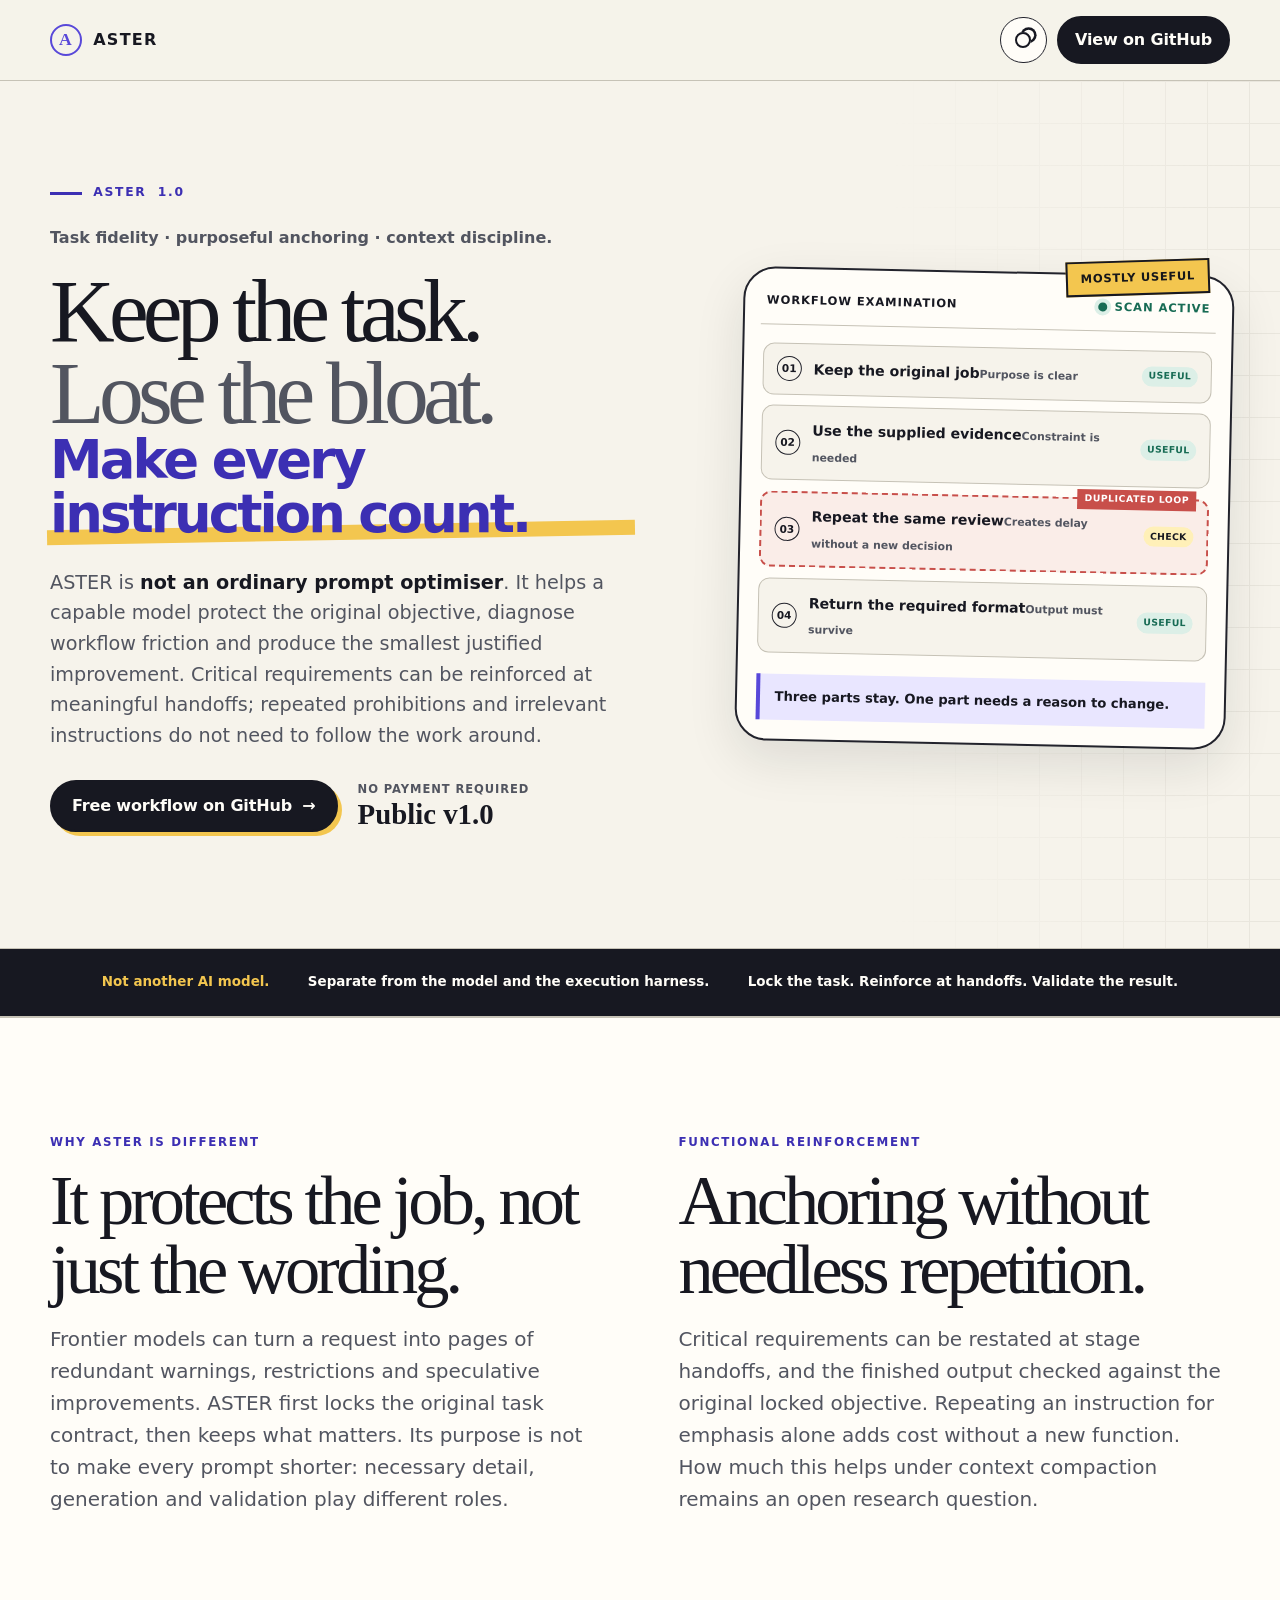
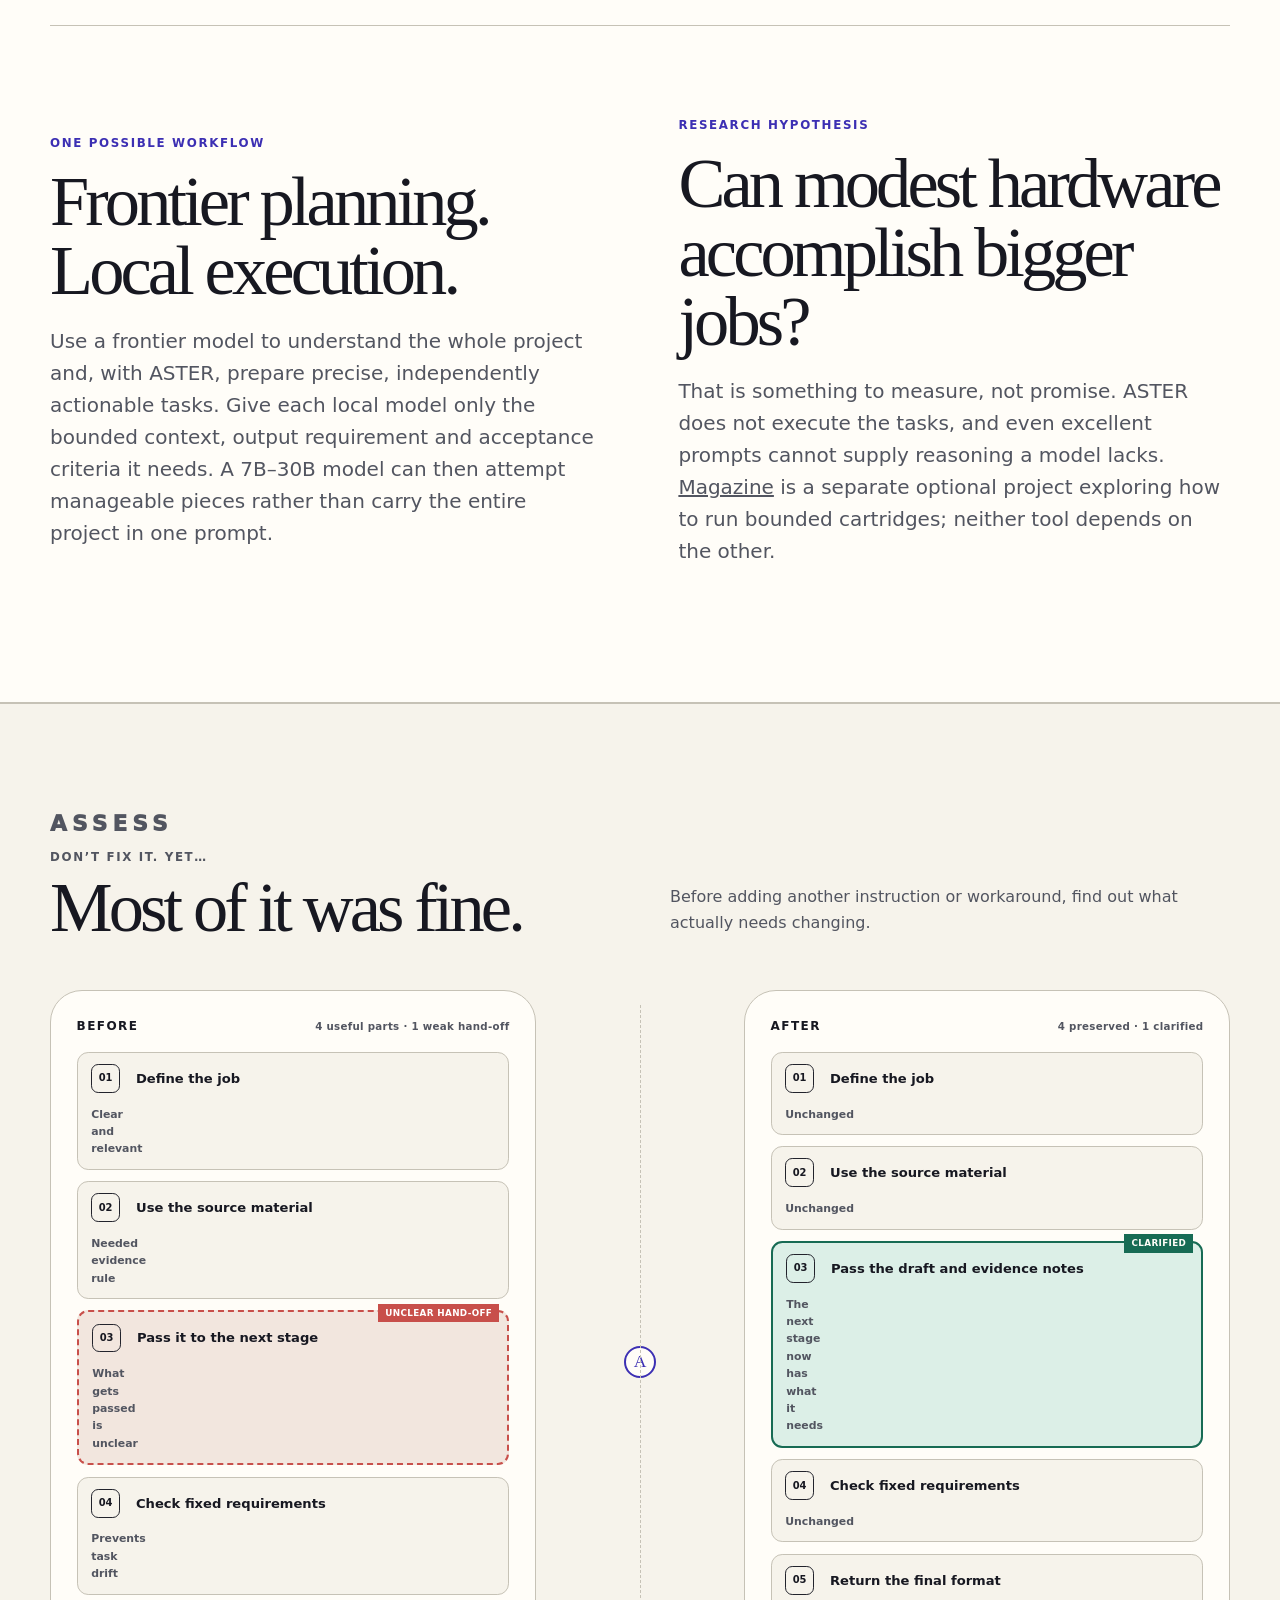
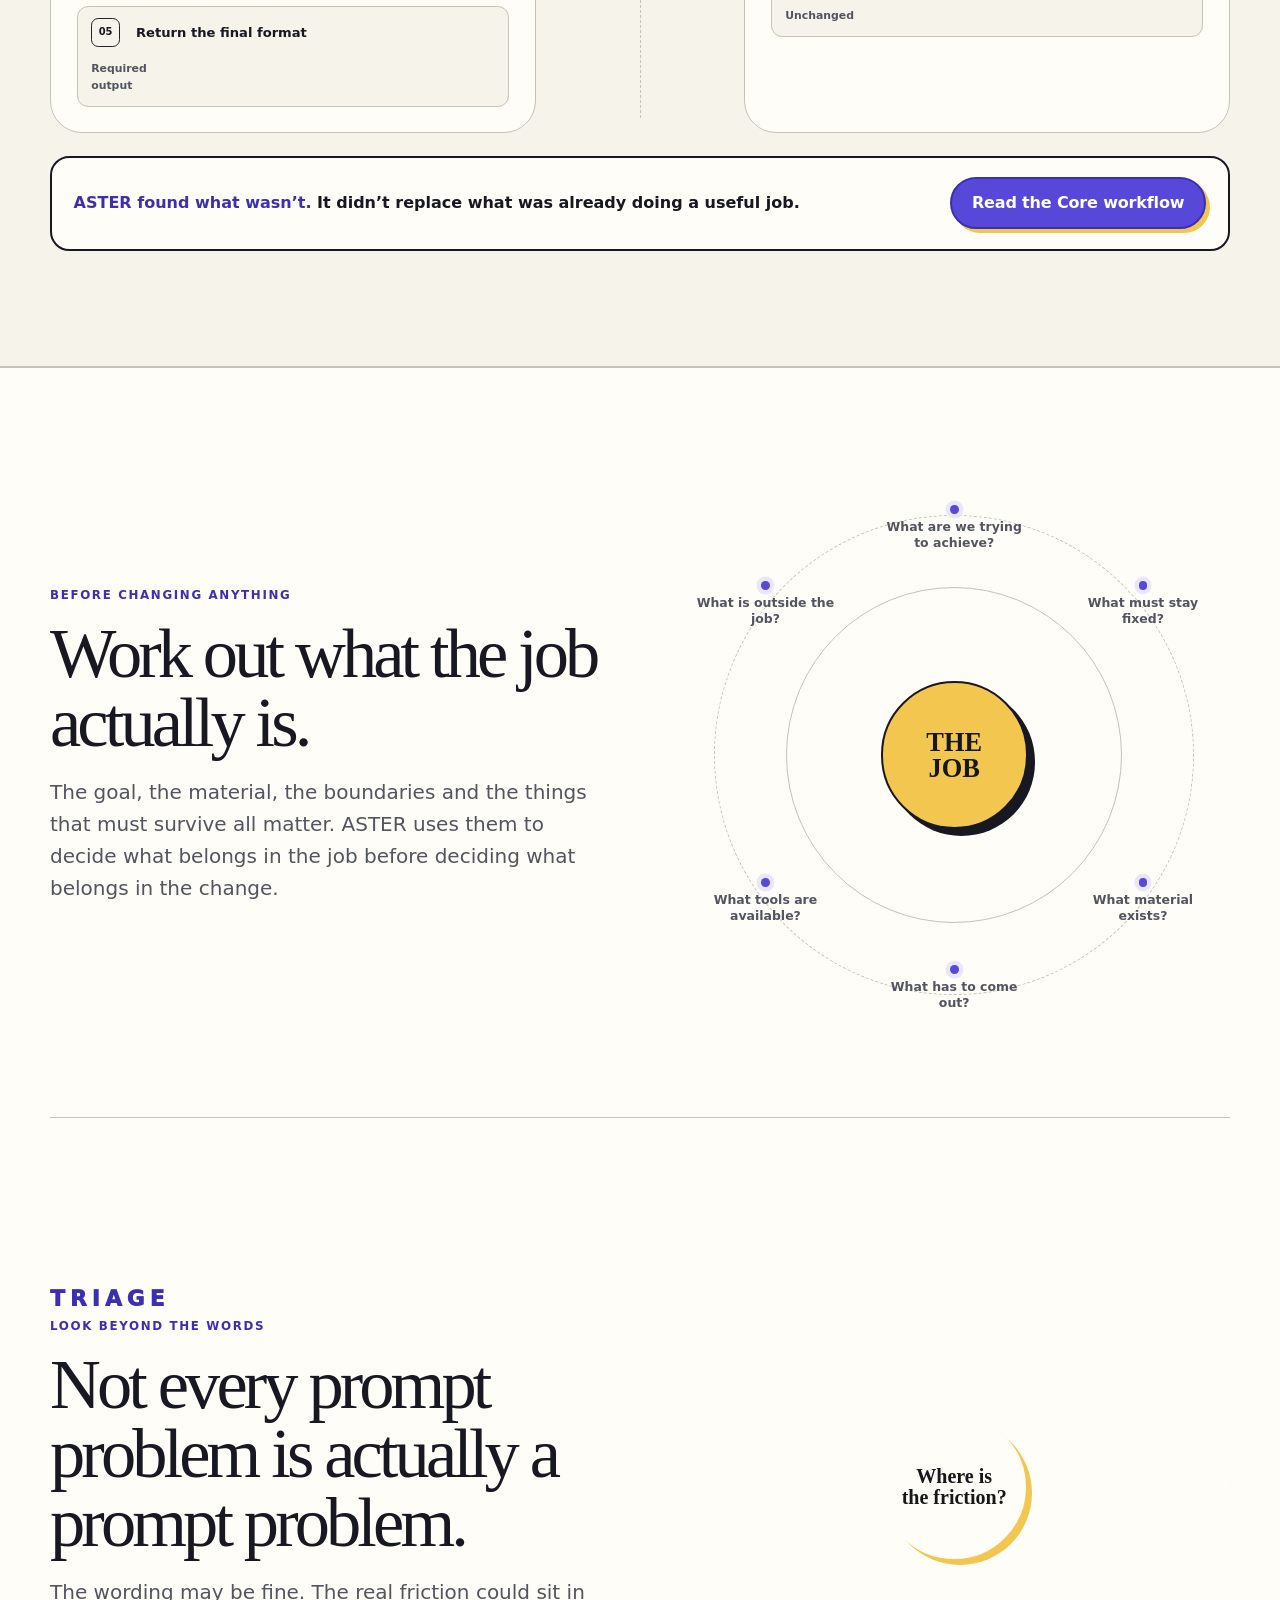
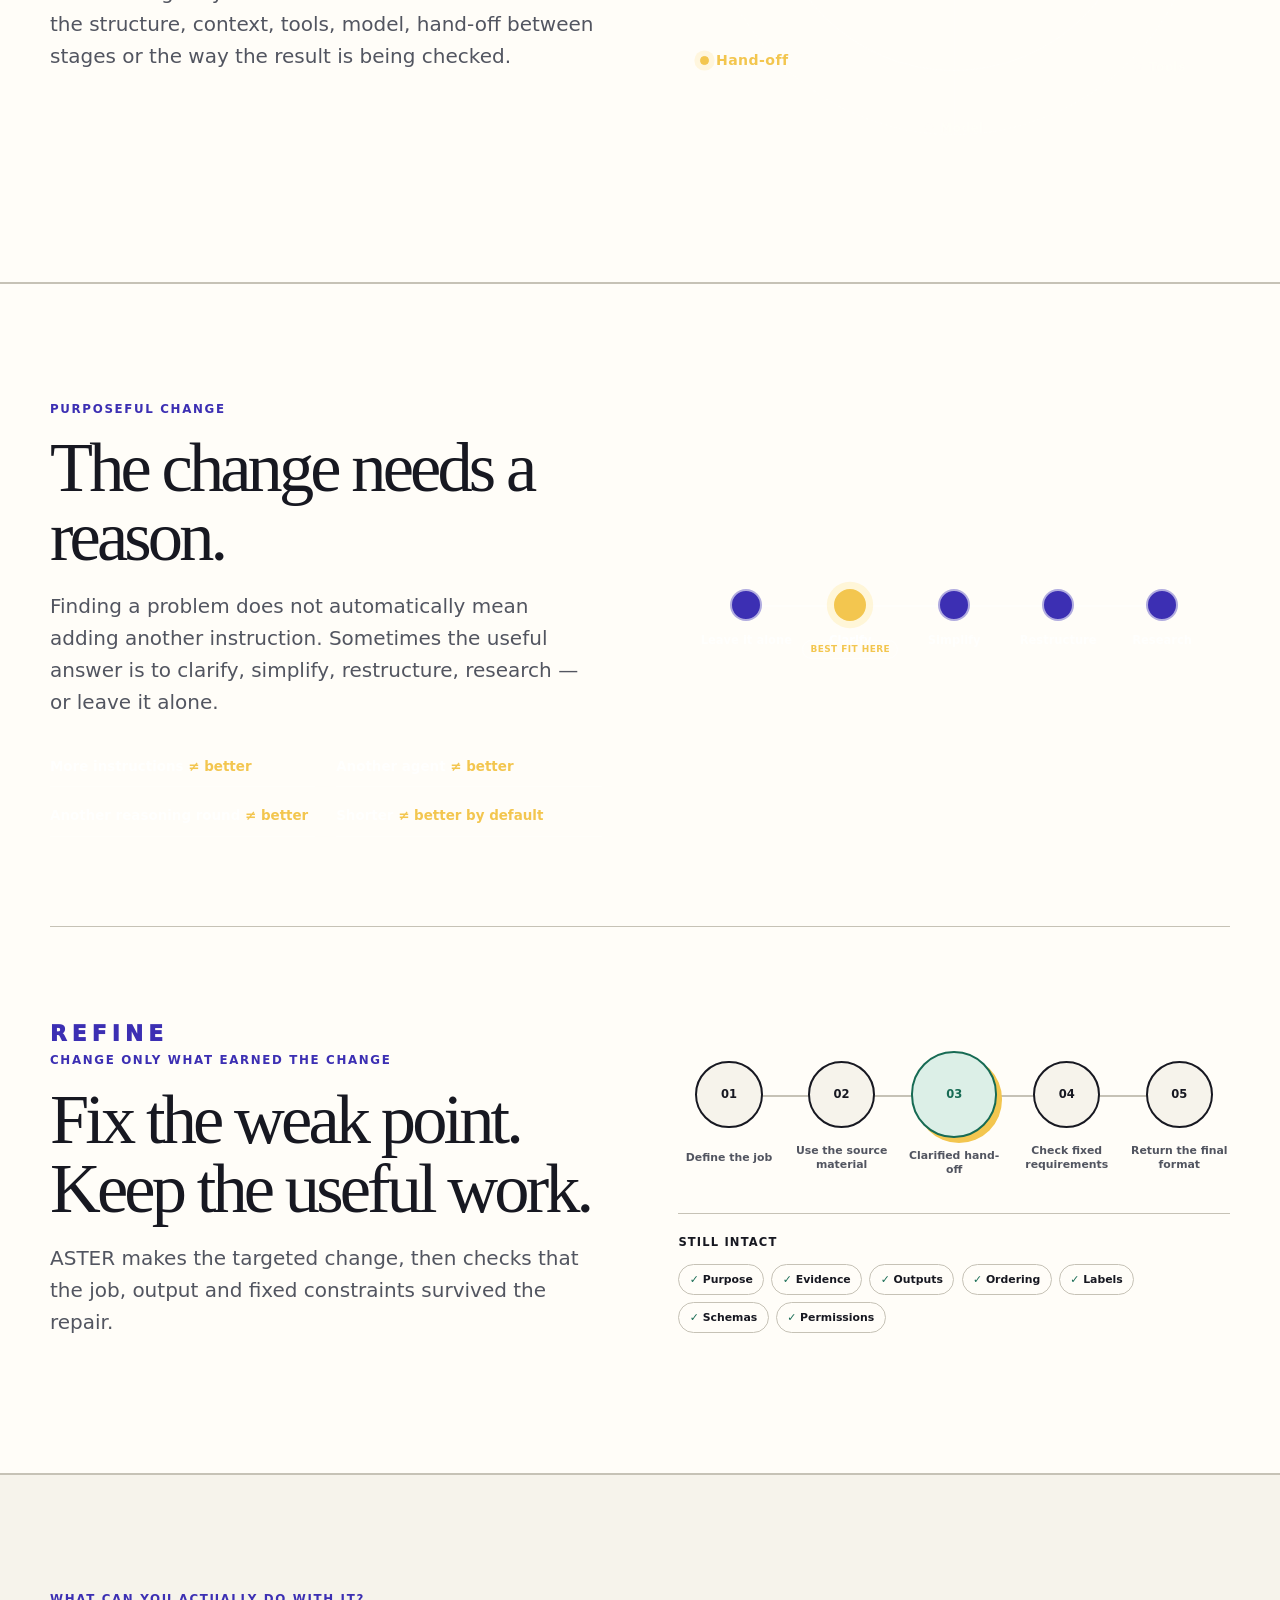
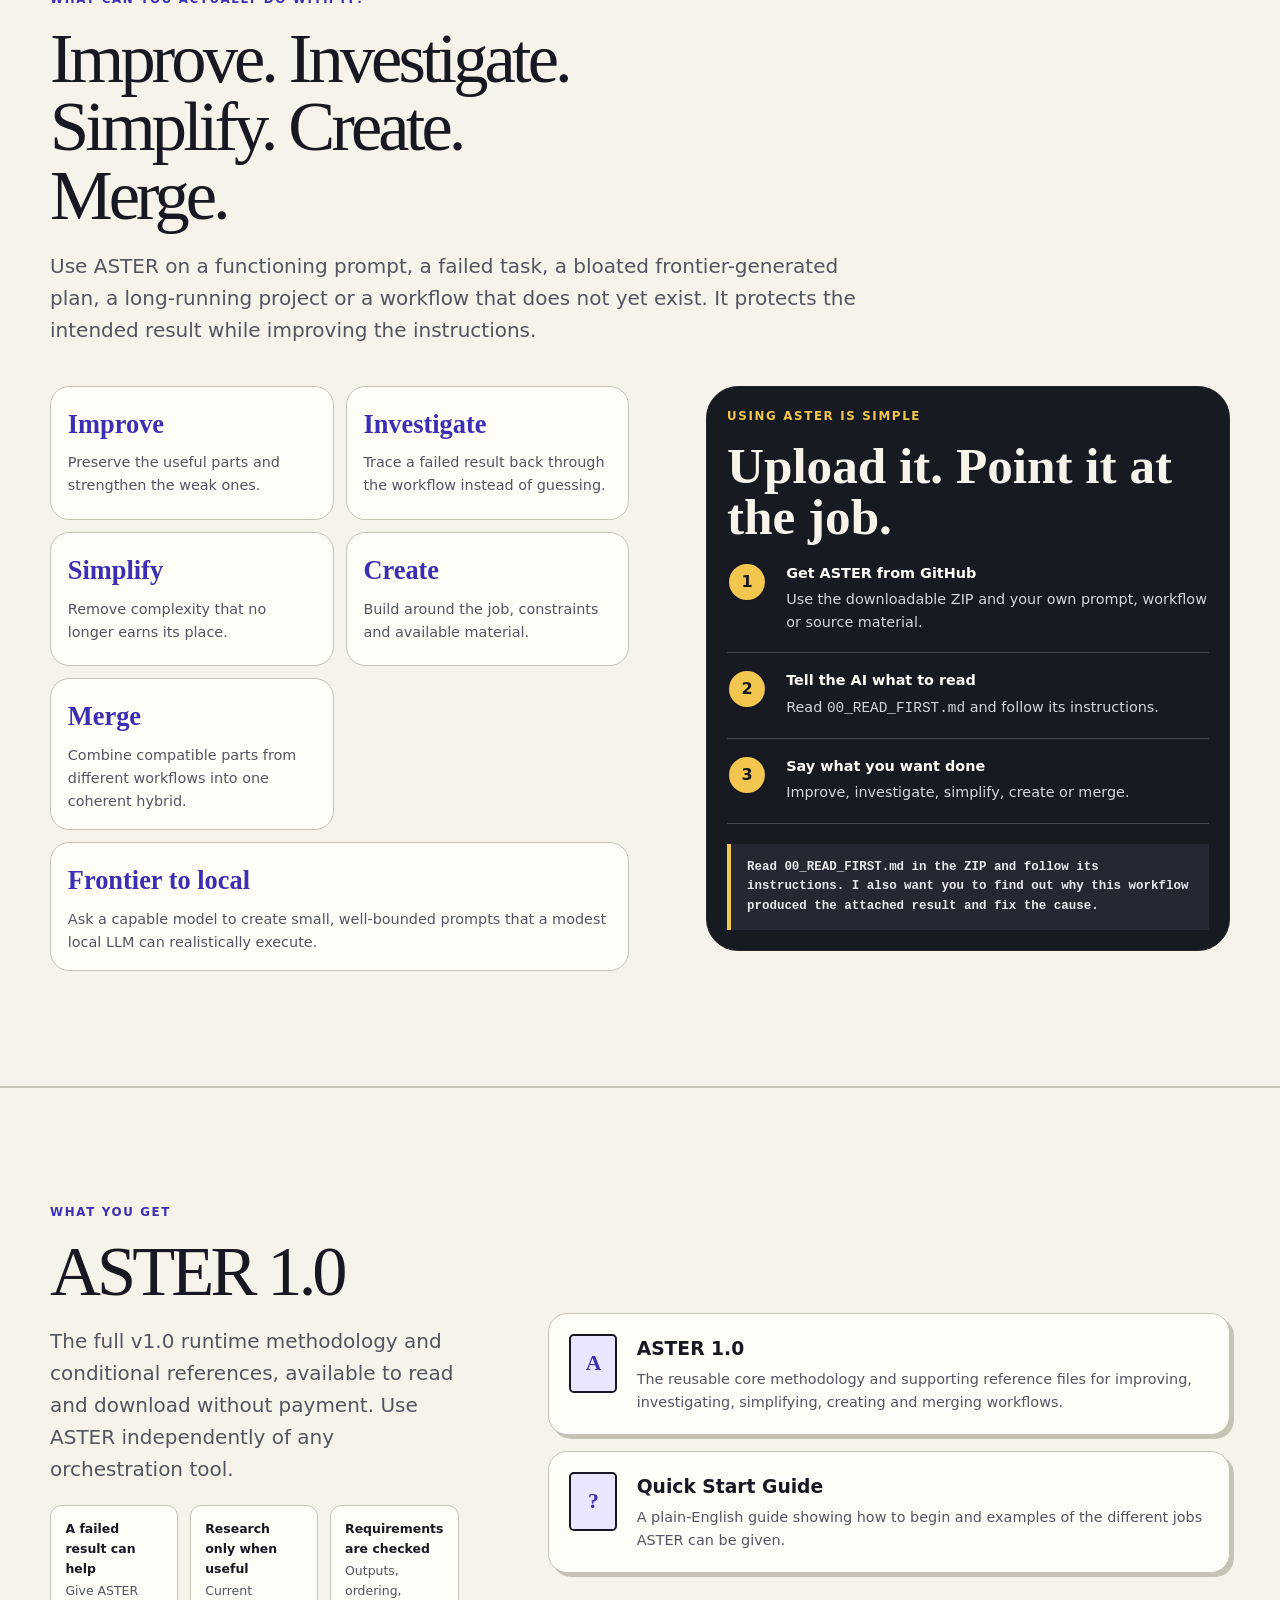
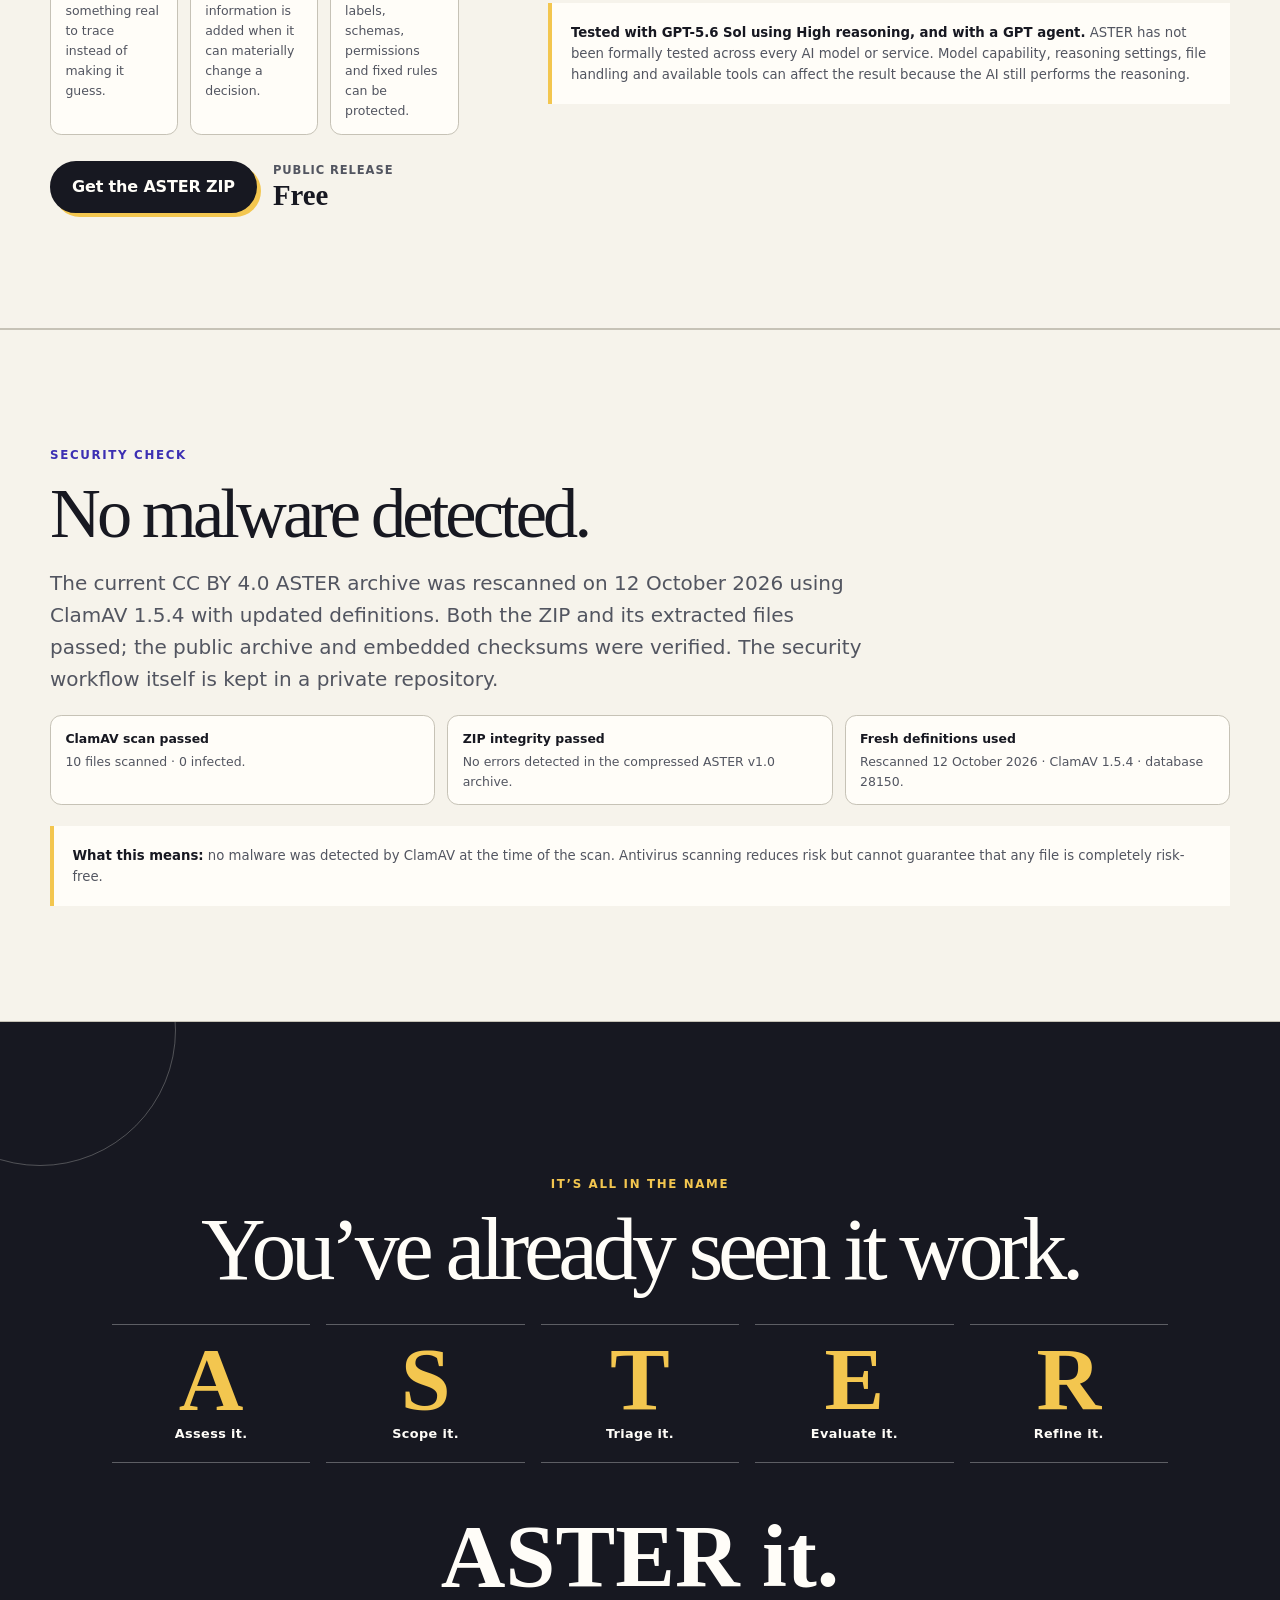
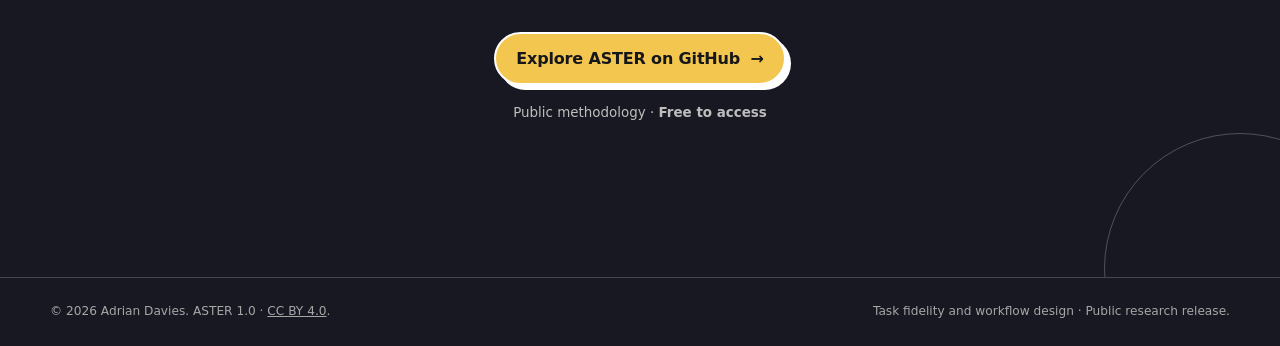
<file: index.html>
<!doctype html><html lang="en"><head><meta charset="utf-8"><meta name="viewport" content="width=device-width,initial-scale=1"><meta name="color-scheme" content="light dark"><meta name="description" content="ASTER is a free-to-access task-fidelity methodology for precise AI prompts, controlled context, purposeful reinforcement and frontier-to-local model handoffs."><title>ASTER — Task fidelity, anchoring and context discipline</title><script>document.documentElement.classList.add('js');try{const savedTheme=localStorage.getItem('aster-theme');if(savedTheme==='light'||savedTheme==='dark'){document.documentElement.dataset.theme=savedTheme}}catch(error){}</script><link rel="stylesheet" href="assets/site-a.css"><link rel="stylesheet" href="assets/site-b.css"><link rel="stylesheet" href="assets/site-c.css"></head><body id="top"><a class="skip-link" href="#main">Skip to main content</a><header class="site-header"><nav class="nav shell" aria-label="Primary navigation"><a class="brand" href="#top" aria-label="ASTER home"><span class="brand-mark" aria-hidden="true">A</span><span>ASTER</span></a><div class="nav-actions"><button class="theme-toggle" type="button" aria-label="Use dark mode" aria-pressed="false"><span class="theme-glyph" aria-hidden="true"></span></button><a class="button small" href="https://github.com/Nundrian/aster">View on GitHub</a></div></nav></header><main id="main"><section class="hero" aria-labelledby="hero-title"><div class="shell hero-grid"><div><p class="eyebrow"><span>ASTER</span> 1.0</p><p class="product-line">Task fidelity · purposeful anchoring · context discipline.</p><h1 id="hero-title"><span>Keep the task.</span><span class="some">Lose the bloat.</span><span class="answer">Make every instruction count.</span></h1><p class="hero-copy">ASTER is <strong>not an ordinary prompt optimiser</strong>. It helps a capable model protect the original objective, diagnose workflow friction and produce the smallest justified improvement. Critical requirements can be reinforced at meaningful handoffs; repeated prohibitions and irrelevant instructions do not need to follow the work around.</p><div class="purchase-row"><a class="button" href="https://github.com/Nundrian/aster">Free workflow on GitHub <span aria-hidden="true">→</span></a><span class="price-lockup"><small>No payment required</small><strong>Public v1.0</strong></span></div></div><div class="diagnostic-card" aria-label="Illustration showing ASTER examining a mostly useful workflow and finding one duplicated loop"><div class="diagnostic-top"><span>Workflow examination</span><span class="pulse">Scan active</span></div><div class="workflow-stack"><div class="flow-block"><span class="flow-number">01</span><span><strong>Keep the original job</strong><small>Purpose is clear</small></span><span class="status-ok">Useful</span></div><div class="flow-block"><span class="flow-number">02</span><span><strong>Use the supplied evidence</strong><small>Constraint is needed</small></span><span class="status-ok">Useful</span></div><div class="flow-block friction"><span class="flow-number">03</span><span><strong>Repeat the same review</strong><small>Creates delay without a new decision</small></span><span class="status-check">Check</span></div><div class="flow-block"><span class="flow-number">04</span><span><strong>Return the required format</strong><small>Output must survive</small></span><span class="status-ok">Useful</span></div></div><p class="diagnostic-note">Three parts stay. One part needs a reason to change.</p></div></div></section><div class="trust-strip" aria-label="Project summary"><div class="shell"><span><strong>Not another AI model.</strong></span><span>Separate from the model and the execution harness.</span><span>Lock the task. Reinforce at handoffs. Validate the result.</span></div></div><section class="journey-combo" aria-labelledby="model-handoff-title"><div class="shell">
<div class="journey-split"><div class="reveal"><p class="section-tag">Why ASTER is different</p><h2 class="section-heading" id="model-handoff-title">It protects the job, not just the wording.</h2><p class="section-lede">Frontier models can turn a request into pages of redundant warnings, restrictions and speculative improvements. ASTER first locks the original task contract, then keeps what matters. Its purpose is not to make every prompt shorter: necessary detail, generation and validation play different roles.</p></div><div class="reveal"><p class="section-tag">Functional reinforcement</p><h2 class="section-heading">Anchoring without needless repetition.</h2><p class="section-lede">Critical requirements can be restated at stage handoffs, and the finished output checked against the original locked objective. Repeating an instruction for emphasis alone adds cost without a new function. How much this helps under context compaction remains an open research question.</p></div></div>
<div class="journey-split"><div class="reveal"><p class="section-tag">One possible workflow</p><h2 class="section-heading">Frontier planning. Local execution.</h2><p class="section-lede">Use a frontier model to understand the whole project and, with ASTER, prepare precise, independently actionable tasks. Give each local model only the bounded context, output requirement and acceptance criteria it needs. A 7B–30B model can then attempt manageable pieces rather than carry the entire project in one prompt.</p></div><div class="reveal"><p class="section-tag">Research hypothesis</p><h2 class="section-heading">Can modest hardware accomplish bigger jobs?</h2><p class="section-lede">That is something to measure, not promise. ASTER does not execute the tasks, and even excellent prompts cannot supply reasoning a model lacks. <a href="https://github.com/Nundrian/Magazine">Magazine</a> is a separate optional project exploring how to run bounded cartridges; neither tool depends on the other.</p></div></div>
</div></section><section class="demo assess-stage" aria-labelledby="assess-title"><div class="shell"><div class="demo-head reveal"><div><p class="journey-word">ASSESS</p><p class="section-tag">Don’t fix it. Yet…</p><h2 class="section-heading" id="assess-title">Most of it was fine.</h2></div><p>Before adding another instruction or workaround, find out what actually needs changing.</p></div><div class="before-after reveal" aria-label="Before and after workflow demonstration"><article class="flow-panel"><h3>Before <span>4 useful parts · 1 weak hand-off</span></h3><ol class="demo-blocks"><li data-step="01">Define the job<small>Clear and relevant</small></li><li data-step="02">Use the source material<small>Needed evidence rule</small></li><li class="issue" data-step="03">Pass it to the next stage<small>What gets passed is unclear</small></li><li data-step="04">Check fixed requirements<small>Prevents task drift</small></li><li data-step="05">Return the final format<small>Required output</small></li></ol></article><div class="assess-rail" aria-hidden="true"><span class="brand-mark">A</span></div><article class="flow-panel"><h3>After <span>4 preserved · 1 clarified</span></h3><ol class="demo-blocks"><li data-step="01">Define the job<small>Unchanged</small></li><li data-step="02">Use the source material<small>Unchanged</small></li><li class="refined" data-step="03">Pass the draft and evidence notes<small>The next stage now has what it needs</small></li><li data-step="04">Check fixed requirements<small>Unchanged</small></li><li data-step="05">Return the final format<small>Unchanged</small></li></ol></article></div><div class="demo-caption reveal"><p><strong>ASTER found what wasn’t.</strong> It didn’t replace what was already doing a useful job.</p><a class="button secondary" href="https://github.com/Nundrian/aster/blob/main/runtime/ASTER_CORE_WORKFLOW.md">Read the Core workflow</a></div></div></section><section class="journey-combo" aria-label="Finding where the problem belongs"><div class="shell"><div class="journey-split"><div class="reveal"><p class="section-tag">Before changing anything</p><h2 class="section-heading">Work out what the job actually is.</h2><p class="section-lede">The goal, the material, the boundaries and the things that must survive all matter. ASTER uses them to decide what belongs in the job before deciding what belongs in the change.</p></div><div class="scope-orbit reveal" aria-label="Infographic showing the job defined by its goal, evidence, fixed requirements, output, tools and boundaries"><div class="scope-core">THE<br>JOB</div><span class="scope-label goal">What are we trying to achieve?</span><span class="scope-label keep">What must stay fixed?</span><span class="scope-label evidence">What material exists?</span><span class="scope-label output">What has to come out?</span><span class="scope-label tools">What tools are available?</span><span class="scope-label boundaries">What is outside the job?</span></div></div><div class="journey-split"><div class="reveal"><p class="journey-word">TRIAGE</p><p class="section-tag">Look beyond the words</p><h2 class="section-heading">Not every prompt problem is actually a prompt problem.</h2><p class="section-lede">The wording may be fine. The real friction could sit in the structure, context, tools, model, hand-off between stages or the way the result is being checked.</p></div><div class="triage-radar reveal" aria-label="Diagnostic infographic showing several possible sources of workflow friction with hand-off highlighted"><span class="cross-x" aria-hidden="true"></span><span class="cross-y" aria-hidden="true"></span><div class="triage-core">Where is<br>the friction?</div><span class="triage-node n1">Wording</span><span class="triage-node n2">Structure</span><span class="triage-node n3">Context</span><span class="triage-node n4">Tools</span><span class="triage-node n5">Model</span><span class="triage-node n6 active">Hand-off</span><span class="triage-node n7">Checking</span><span class="triage-node n8">Instructions</span></div></div></div></section><section class="journey-combo" aria-label="Choosing and making the useful change"><div class="shell"><div class="journey-split"><div class="reveal"><p class="section-tag">Purposeful change</p><h2 class="section-heading">The change needs a reason.</h2><p class="section-lede">Finding a problem does not automatically mean adding another instruction. Sometimes the useful answer is to clarify, simplify, restructure, research — or leave it alone.</p><ul class="not-better" aria-label="Things that are not automatically better"><li>More instructions <strong>≠ better</strong></li><li>Another agent <strong>≠ better</strong></li><li>Another reasoning round <strong>≠ better</strong></li><li>Shorter <strong>≠ better by default</strong></li></ul></div><div class="decision-rail reveal" aria-label="Infographic comparing possible interventions and selecting clarification for this example"><div class="decision-line"><span class="decision-option">Leave it alone</span><span class="decision-option chosen">Clarify</span><span class="decision-option">Simplify</span><span class="decision-option">Restructure</span><span class="decision-option">Research</span></div></div></div><div class="journey-split"><div class="reveal"><p class="journey-word">REFINE</p><p class="section-tag">Change only what earned the change</p><h2 class="section-heading">Fix the weak point. Keep the useful work.</h2><p class="section-lede">ASTER makes the targeted change, then checks that the job, output and fixed constraints survived the repair.</p></div><div class="refine-track reveal" aria-label="Infographic showing one targeted refinement while the surrounding workflow remains intact"><div class="refine-nodes"><div class="refine-node"><span class="refine-dot">01</span><span>Define the job</span></div><div class="refine-node"><span class="refine-dot">02</span><span>Use the source material</span></div><div class="refine-node changed"><span class="refine-dot">03</span><span>Clarified hand-off</span></div><div class="refine-node"><span class="refine-dot">04</span><span>Check fixed requirements</span></div><div class="refine-node"><span class="refine-dot">05</span><span>Return the final format</span></div></div><div class="refine-retained"><strong>Still intact</strong><div class="retained"><span>Purpose</span><span>Evidence</span><span>Outputs</span><span>Ordering</span><span>Labels</span><span>Schemas</span><span>Permissions</span></div></div></div></div></div></section><section class="compact-practical" aria-labelledby="practical-title"><div class="shell"><div class="reveal"><p class="section-tag">What can you actually do with it?</p><h2 class="section-heading" id="practical-title">Improve. Investigate. Simplify. Create. Merge.</h2><p class="section-lede">Use ASTER on a functioning prompt, a failed task, a bloated frontier-generated plan, a long-running project or a workflow that does not yet exist. It protects the intended result while improving the instructions.</p></div><div class="practical-grid"><div class="compact-use-grid reveal"><article class="compact-use"><h3>Improve</h3><p>Preserve the useful parts and strengthen the weak ones.</p></article><article class="compact-use"><h3>Investigate</h3><p>Trace a failed result back through the workflow instead of guessing.</p></article><article class="compact-use"><h3>Simplify</h3><p>Remove complexity that no longer earns its place.</p></article><article class="compact-use"><h3>Create</h3><p>Build around the job, constraints and available material.</p></article><article class="compact-use"><h3>Merge</h3><p>Combine compatible parts from different workflows into one coherent hybrid.</p></article><article class="compact-use"><h3>Frontier to local</h3><p>Ask a capable model to create small, well-bounded prompts that a modest local LLM can realistically execute.</p></article></div><aside class="quick-start reveal" aria-label="How to use ASTER"><p class="section-tag">Using ASTER is simple</p><h3>Upload it. Point it at the job.</h3><ol class="steps"><li><span><strong>Get ASTER from GitHub</strong><span>Use the downloadable ZIP and your own prompt, workflow or source material.</span></span></li><li><span><strong>Tell the AI what to read</strong><span>Read <code>00_READ_FIRST.md</code> and follow its instructions.</span></span></li><li><span><strong>Say what you want done</strong><span>Improve, investigate, simplify, create or merge.</span></span></li></ol><div class="prompt-mini">Read 00_READ_FIRST.md in the ZIP and follow its instructions. I also want you to find out why this workflow produced the attached result and fix the cause.</div></aside></div></div></section><section class="product" aria-labelledby="product-title"><div class="shell product-grid"><div class="reveal"><p class="section-tag">What you get</p><h2 class="section-heading" id="product-title"><span>ASTER</span> 1.0</h2><p class="section-lede">The full v1.0 runtime methodology and conditional references, available to read and download without payment. Use ASTER independently of any orchestration tool.</p><div class="proof-strip" aria-label="Useful ASTER behaviours"><div class="proof-pill"><strong>A failed result can help</strong>Give ASTER something real to trace instead of making it guess.</div><div class="proof-pill"><strong>Research only when useful</strong>Current information is added when it can materially change a decision.</div><div class="proof-pill"><strong>Requirements are checked</strong>Outputs, ordering, labels, schemas, permissions and fixed rules can be protected.</div></div><div class="product-buy"><a class="button" href="https://github.com/Nundrian/aster/blob/main/ASTER_v1.0_CURRENT.zip">Get the ASTER ZIP</a><span class="price-lockup"><small>Public release</small><strong>Free</strong></span></div></div><div class="package reveal"><article class="package-item"><span class="package-mark" aria-hidden="true">A</span><div><h3>ASTER 1.0</h3><p>The reusable core methodology and supporting reference files for improving, investigating, simplifying, creating and merging workflows.</p></div></article><article class="package-item"><span class="package-mark" aria-hidden="true">?</span><div><h3>Quick Start Guide</h3><p>A plain-English guide showing how to begin and examples of the different jobs ASTER can be given.</p></div></article><div class="compatibility"><strong>Tested with GPT-5.6 Sol using High reasoning, and with a GPT agent.</strong> ASTER has not been formally tested across every AI model or service. Model capability, reasoning settings, file handling and available tools can affect the result because the AI still performs the reasoning.</div></div></div></section><section class="compact-practical" aria-labelledby="security-title"><div class="shell"><div class="reveal"><p class="section-tag">Security check</p><h2 class="section-heading" id="security-title">No malware detected.</h2><p class="section-lede">The current CC BY 4.0 ASTER archive was rescanned on 12 October 2026 using ClamAV 1.5.4 with updated definitions. Both the ZIP and its extracted files passed; the public archive and embedded checksums were verified. The security workflow itself is kept in a private repository.</p></div><div class="proof-strip reveal" aria-label="ASTER security scan results"><div class="proof-pill"><strong>ClamAV scan passed</strong>10 files scanned · 0 infected.</div><div class="proof-pill"><strong>ZIP integrity passed</strong>No errors detected in the compressed ASTER v1.0 archive.</div><div class="proof-pill"><strong>Fresh definitions used</strong>Rescanned 12 October 2026 · ClamAV 1.5.4 · database 28150.</div></div><div class="compatibility reveal"><strong>What this means:</strong> no malware was detected by ClamAV at the time of the scan. Antivirus scanning reduces risk but cannot guarantee that any file is completely risk-free.</div></div></section><section class="finale" aria-labelledby="final-title"><div class="shell reveal"><p class="section-tag">It’s all in the name</p><h2 id="final-title">You’ve already seen it work.</h2><div class="acronym-reveal" aria-label="ASTER mnemonic revealed"><div class="reveal-word"><strong>A</strong><span>Assess it.</span></div><div class="reveal-word"><strong>S</strong><span>Scope it.</span></div><div class="reveal-word"><strong>T</strong><span>Triage it.</span></div><div class="reveal-word"><strong>E</strong><span>Evaluate it.</span></div><div class="reveal-word"><strong>R</strong><span>Refine it.</span></div></div><p class="finale-call">ASTER it.</p><a class="button" href="https://github.com/Nundrian/aster">Explore ASTER on GitHub <span aria-hidden="true">→</span></a><span class="final-price">Public methodology · <strong>Free to access</strong></span></div></section></main><footer><div class="shell"><span>© 2026 Adrian Davies. ASTER 1.0 · <a href="LICENSE.md">CC BY 4.0</a>.</span><span>Task fidelity and workflow design · Public research release.</span></div></footer><script>(()=>{const root=document.documentElement;const toggle=document.querySelector('.theme-toggle');const media=window.matchMedia('(prefers-color-scheme: dark)');const isDark=()=>root.dataset.theme==='dark'||(!root.dataset.theme&&media.matches);const updateToggle=()=>{const dark=isDark();toggle.setAttribute('aria-pressed',String(dark));toggle.setAttribute('aria-label',dark?'Use light mode':'Use dark mode')};toggle.addEventListener('click',()=>{const next=isDark()?'light':'dark';root.dataset.theme=next;try{localStorage.setItem('aster-theme',next)}catch(error){}updateToggle()});media.addEventListener?.('change',updateToggle);updateToggle();const reduced=window.matchMedia('(prefers-reduced-motion: reduce)').matches;const reveals=document.querySelectorAll('.reveal');if(reduced||!('IntersectionObserver'in window)){reveals.forEach(element=>element.classList.add('seen'))}else{const observer=new IntersectionObserver(entries=>{entries.forEach(entry=>{if(entry.isIntersecting){entry.target.classList.add('seen');observer.unobserve(entry.target)}})},{threshold:.12,rootMargin:'0px 0px -6% 0px'});reveals.forEach(element=>observer.observe(element))}})();</script></body></html>
</file>
<file: assets/site-a.css>
:root{color-scheme:light;--paper:#f5f2e9;--paper-2:#fffdf7;--ink:#16171a;--muted:#5c5d62;--line:#c9c4b7;--line-strong:#16171a;--violet:#5b4bf1;--violet-deep:#3726ca;--violet-soft:#e6e2ff;--signal:#ffcf4a;--signal-soft:#fff0b8;--coral:#ec625c;--good:#19755a;--good-soft:#d8eee5;--shadow:0 18px 50px rgba(22,23,26,.11);--radius-sm:.7rem;--radius:1.2rem;--radius-lg:2rem;--max:1180px;--serif:Georgia,"Times New Roman",serif;--sans:Inter,ui-sans-serif,system-ui,-apple-system,BlinkMacSystemFont,"Segoe UI",sans-serif}html[data-theme="dark"]{color-scheme:dark;--paper:#11131a;--paper-2:#181b24;--ink:#f4f1e8;--muted:#b3b3b8;--line:#3e414d;--line-strong:#f4f1e8;--violet:#9287ff;--violet-deep:#786cff;--violet-soft:#2b2757;--signal:#ffd765;--signal-soft:#40391f;--coral:#ff7c76;--good:#75d2ad;--good-soft:#173d32;--shadow:0 18px 60px rgba(0,0,0,.28)}@media (prefers-color-scheme:dark){html:not([data-theme="light"]){color-scheme:dark;--paper:#11131a;--paper-2:#181b24;--ink:#f4f1e8;--muted:#b3b3b8;--line:#3e414d;--line-strong:#f4f1e8;--violet:#9287ff;--violet-deep:#786cff;--violet-soft:#2b2757;--signal:#ffd765;--signal-soft:#40391f;--coral:#ff7c76;--good:#75d2ad;--good-soft:#173d32;--shadow:0 18px 60px rgba(0,0,0,.28)}}*,*::before,*::after{box-sizing:border-box}html{scroll-behavior:smooth;background:var(--paper)}body{margin:0;overflow-x:hidden;background:var(--paper);color:var(--ink);font-family:var(--sans);font-size:1rem;line-height:1.6;text-rendering:optimizeLegibility;-webkit-font-smoothing:antialiased}button,summary,a{-webkit-tap-highlight-color:transparent}button{font:inherit}a{color:inherit}img,svg{display:block;max-width:100%}p,h1,h2,h3,h4{margin-top:0}::selection{background:var(--signal);color:#16171a}:focus-visible{outline:3px solid var(--signal);outline-offset:4px}.skip-link{position:fixed;z-index:100;top:.75rem;left:.75rem;transform:translateY(-180%);padding:.65rem 1rem;border:2px solid var(--ink);border-radius:999px;background:var(--paper-2);font-weight:800;transition:transform .2s ease}.skip-link:focus{transform:translateY(0)}.shell{width:min(var(--max),calc(100% - 3rem));margin-inline:auto}.site-header{position:relative;z-index:20;border-bottom:1px solid var(--line);background:color-mix(in srgb,var(--paper) 92%,transparent)}.nav{min-height:5rem;display:flex;align-items:center;justify-content:space-between;gap:1rem}.brand{display:inline-flex;align-items:center;gap:.7rem;text-decoration:none;font-weight:900;letter-spacing:.08em}.brand-mark{width:2rem;aspect-ratio:1;display:grid;place-items:center;border:2px solid currentColor;border-radius:50%;color:var(--violet);font-family:var(--serif);font-size:1.1rem;line-height:1}.nav-actions{display:flex;align-items:center;gap:.65rem}.theme-toggle{min-width:2.8rem;min-height:2.8rem;display:inline-grid;place-items:center;border:1px solid var(--line-strong);border-radius:999px;background:var(--paper-2);color:var(--ink);cursor:pointer;transition:transform .2s ease,background-color .2s ease}.theme-toggle:hover{transform:rotate(8deg)}.theme-glyph{width:1rem;height:1rem;border:2px solid currentColor;border-radius:50%;box-shadow:.35rem -.3rem 0 -.16rem var(--paper-2),.35rem -.3rem 0 0 currentColor}.button{min-height:3.15rem;display:inline-flex;align-items:center;justify-content:center;gap:.65rem;padding:.72rem 1.25rem;border:2px solid var(--ink);border-radius:999px;background:var(--ink);color:var(--paper-2);font-weight:850;letter-spacing:-.01em;text-decoration:none;cursor:pointer;box-shadow:4px 4px 0 var(--signal);transition:transform .18s ease,box-shadow .18s ease,background-color .18s ease}.button:hover{transform:translate(-2px,-2px);box-shadow:7px 7px 0 var(--signal)}.button:active{transform:translate(2px,2px);box-shadow:2px 2px 0 var(--signal)}.button.small{min-height:2.75rem;padding:.55rem 1rem;box-shadow:none}.button.secondary{background:var(--violet);color:#fff;border-color:var(--violet-deep)}.hero{position:relative;isolation:isolate;padding:clamp(4rem,8vw,8.5rem) 0 clamp(4.8rem,9vw,8rem);border-bottom:1px solid var(--line)}.hero::before{content:"";position:absolute;z-index:-1;top:0;right:-10vw;width:42vw;height:100%;border-left:1px solid var(--line);background-image:linear-gradient(var(--line) 1px,transparent 1px),linear-gradient(90deg,var(--line) 1px,transparent 1px);background-size:42px 42px;opacity:.26;mask-image:linear-gradient(to left,black 30%,transparent 96%)}.hero-grid{display:grid;grid-template-columns:minmax(0,1.1fr) minmax(360px,.9fr);gap:clamp(2.5rem,7vw,7rem);align-items:center}.eyebrow{display:flex;align-items:center;gap:.7rem;margin-bottom:1.35rem;color:var(--violet-deep);font-size:.77rem;font-weight:900;letter-spacing:.14em;text-transform:uppercase}.eyebrow::before{content:"";width:2rem;height:3px;background:currentColor}html[data-theme="dark"] .eyebrow{color:var(--violet)}@media (prefers-color-scheme:dark){html:not([data-theme="light"]) .eyebrow{color:var(--violet)}}.product-line{margin-bottom:1.25rem;color:var(--muted);font-weight:750}.hero h1{max-width:13ch;margin-bottom:1.65rem;font-family:var(--serif);font-size:clamp(3.5rem,7vw,7.2rem);font-weight:500;line-height:.91;letter-spacing:-.065em}.hero h1 span{display:block}.hero h1 .some{color:var(--muted)}.hero h1 .answer{position:relative;width:fit-content;color:var(--violet-deep);font-family:var(--sans);font-size:.59em;font-weight:900;line-height:1.02;letter-spacing:-.055em}.hero h1 .answer::after{content:"";position:absolute;z-index:-1;left:-.05em;right:-.06em;bottom:.02em;height:.29em;background:var(--signal);transform:rotate(-1deg)}html[data-theme="dark"] .hero h1 .answer{color:var(--violet)}@media (prefers-color-scheme:dark){html:not([data-theme="light"]) .hero h1 .answer{color:var(--violet)}}.hero-copy{max-width:58ch;margin-bottom:1.75rem;font-size:clamp(1.05rem,1.5vw,1.25rem);color:var(--muted)}.hero-copy strong{color:var(--ink)}.purchase-row{display:flex;flex-wrap:wrap;align-items:center;gap:1rem 1.25rem}.price-lockup{display:grid;line-height:1.05}.price-lockup small{margin-bottom:.25rem;color:var(--muted);font-size:.72rem;font-weight:800;letter-spacing:.08em;text-transform:uppercase}.price-lockup strong{font-family:var(--serif);font-size:1.8rem;font-weight:600}.review-line{margin-top:1rem;color:var(--muted);font-size:.82rem}.review-line .dot{padding-inline:.35rem}.diagnostic-card{position:relative;padding:1rem;border:2px solid var(--line-strong);border-radius:var(--radius-lg);background:var(--paper-2);box-shadow:var(--shadow);transform:rotate(1.2deg)}.diagnostic-card::before{content:"Mostly useful";position:absolute;z-index:2;top:-1rem;right:1.4rem;padding:.4rem .8rem;border:2px solid var(--ink);background:var(--signal);color:#16171a;font-size:.72rem;font-weight:900;letter-spacing:.06em;text-transform:uppercase;transform:rotate(-3deg)}.diagnostic-top{display:flex;align-items:center;justify-content:space-between;gap:1rem;padding:.4rem .35rem .9rem;border-bottom:1px solid var(--line);font-size:.72rem;font-weight:850;letter-spacing:.08em;text-transform:uppercase}.pulse{display:inline-flex;align-items:center;gap:.45rem;color:var(--good)}.pulse::before{content:"";width:.55rem;height:.55rem;border-radius:50%;background:currentColor;box-shadow:0 0 0 .25rem var(--good-soft)}.workflow-stack{position:relative;display:grid;gap:.65rem;padding:1.1rem .2rem .35rem;overflow:hidden}.workflow-stack::after{content:"";position:absolute;z-index:3;top:-15%;left:-10%;width:120%;height:2px;background:var(--violet);box-shadow:0 0 0 1px var(--paper-2),0 0 16px 5px color-mix(in srgb,var(--violet) 35%,transparent);animation:scan 4.8s ease-in-out infinite}@keyframes scan{0%,9%{transform:translateY(0);opacity:0}16%{opacity:1}72%{opacity:1}84%,100%{transform:translateY(19rem);opacity:0}}.flow-block{position:relative;display:grid;grid-template-columns:auto 1fr auto;align-items:center;gap:.75rem;min-height:3.25rem;padding:.68rem .8rem;border:1px solid var(--line);border-radius:var(--radius-sm);background:var(--paper)}.flow-block strong{font-size:.88rem}.flow-block small{color:var(--muted);font-size:.68rem;font-weight:750}.flow-number{width:1.55rem;height:1.55rem;display:grid;place-items:center;border:1px solid var(--line-strong);border-radius:50%;font-size:.66rem;font-weight:900}.flow-block.friction{border:2px dashed var(--coral);background:color-mix(in srgb,var(--coral) 9%,var(--paper-2))}.flow-block.friction::before{content:"Duplicated loop";position:absolute;top:-.6rem;right:.65rem;padding:.15rem .45rem;background:var(--coral);color:#fff;font-size:.58rem;font-weight:900;letter-spacing:.06em;text-transform:uppercase}.status-ok,.status-check{padding:.18rem .4rem;border-radius:999px;font-size:.58rem;font-weight:900;letter-spacing:.04em;text-transform:uppercase}.status-ok{background:var(--good-soft);color:var(--good)}.status-check{background:var(--signal-soft);color:var(--ink)}.diagnostic-note{margin:.95rem .2rem .15rem;padding:.8rem .9rem;border-left:4px solid var(--violet);background:var(--violet-soft);font-size:.82rem;font-weight:750}.trust-strip{border-bottom:1px solid var(--line);background:var(--ink);color:var(--paper-2)}.trust-strip .shell{min-height:4.2rem;display:flex;align-items:center;justify-content:center;gap:.8rem 2.4rem;flex-wrap:wrap;padding-block:.8rem;text-align:center;font-size:.84rem;font-weight:800}.trust-strip strong{color:var(--signal)}section{padding:clamp(4.5rem,9vw,8.5rem) 0}.section-tag{margin-bottom:.9rem;color:var(--violet-deep);font-size:.74rem;font-weight:900;letter-spacing:.14em;text-transform:uppercase}html[data-theme="dark"] .section-tag{color:var(--violet)}@media (prefers-color-scheme:dark){html:not([data-theme="light"]) .section-tag{color:var(--violet)}}.section-heading{max-width:16ch;margin-bottom:1.2rem;font-family:var(--serif);font-size:clamp(2.6rem,5.5vw,5.5rem);font-weight:500;line-height:.98;letter-spacing:-.055em}.section-lede{max-width:64ch;color:var(--muted);font-size:clamp(1.05rem,1.6vw,1.25rem)}.problem{position:relative;background:var(--paper-2)}.problem-grid{display:grid;grid-template-columns:.8fr 1.2fr;gap:clamp(2rem,7vw,7rem);align-items:start}.problem-title{position:sticky;top:2rem}.problem-title h2{margin-bottom:1rem;font-family:var(--serif);font-size:clamp(3rem,5.5vw,6rem);font-weight:500;line-height:.93;letter-spacing:-.06em}.problem-title h2 .yet{display:inline-block;color:var(--violet-deep);font-family:var(--sans);font-size:.55em;font-weight:900;transform:rotate(-3deg)}html[data-theme="dark"] .problem-title h2 .yet{color:var(--violet)}@media (prefers-color-scheme:dark){html:not([data-theme="light"]) .problem-title h2 .yet{color:var(--violet)}}.growth-list{counter-reset:growth;display:grid;gap:.7rem;margin:0 0 2rem;padding:0;list-style:none}.growth-list li{counter-increment:growth;display:flex;align-items:baseline;gap:1rem;padding:1.1rem 1.2rem;border-bottom:1px solid var(--line);font-family:var(--serif);font-size:clamp(1.4rem,2.7vw,2.5rem);line-height:1.1}.growth-list li::before{content:"0" counter(growth);color:var(--violet);font-family:var(--sans);font-size:.7rem;font-weight:900;letter-spacing:.1em}.problem-landing{padding:1.4rem;border:2px solid var(--ink);border-radius:var(--radius);background:var(--signal);color:#16171a;font-weight:850}.problem-landing span{display:block;margin-top:.3rem;font-family:var(--serif);font-size:clamp(1.8rem,3vw,3rem);font-weight:600;line-height:1.05}.demo{border-block:1px solid var(--line)}.demo-head{display:flex;align-items:end;justify-content:space-between;gap:2rem;margin-bottom:3rem}.demo-head .section-heading{margin-bottom:0}.demo-head p{max-width:35rem;margin-bottom:.4rem;color:var(--muted)}.before-after{display:grid;grid-template-columns:minmax(0,1fr) 11rem minmax(0,1fr);gap:1rem;align-items:stretch}.flow-panel{padding:clamp(1rem,2.5vw,1.6rem);border:1px solid var(--line);border-radius:var(--radius-lg);background:var(--paper-2)}.flow-panel h3{display:flex;align-items:center;justify-content:space-between;margin-bottom:1rem;font-size:.75rem;letter-spacing:.12em;text-transform:uppercase}.flow-panel h3 span{color:var(--muted);font-size:.64rem;letter-spacing:.03em;text-transform:none}.demo-blocks{display:grid;gap:.7rem;margin:0;padding:0;list-style:none}.demo-blocks li{position:relative;min-height:4.35rem;display:grid;grid-template-columns:2rem 1fr;align-items:center;gap:.8rem;padding:.7rem .85rem;border:1px solid var(--line);border-radius:var(--radius-sm);background:var(--paper);font-size:.82rem;font-weight:800}.demo-blocks li::before{content:attr(data-step);width:1.8rem;height:1.8rem;display:grid;place-items:center;border:1px solid var(--line-strong);border-radius:.45rem;font-size:.62rem}.demo-blocks li small{display:block;color:var(--muted);font-size:.68rem;font-weight:600}.demo-blocks .issue{border:2px dashed var(--coral);background:color-mix(in srgb,var(--coral) 8%,var(--paper))}.demo-blocks .issue::after{content:"Unclear hand-off";position:absolute;right:.5rem;top:-.55rem;padding:.15rem .45rem;background:var(--coral);color:#fff;font-size:.55rem;font-weight:900;letter-spacing:.04em;text-transform:uppercase}.demo-blocks .refined{border:2px solid var(--good);background:var(--good-soft)}.demo-blocks .refined::after{content:"Clarified";position:absolute;right:.5rem;top:-.55rem;padding:.15rem .45rem;background:var(--good);color:var(--paper-2);font-size:.55rem;font-weight:900;letter-spacing:.04em;text-transform:uppercase}.aster-route{position:relative;display:flex;flex-direction:column;align-items:center;justify-content:center;gap:.45rem;padding:1rem .5rem}.aster-route::before{content:"";position:absolute;z-index:-1;top:8%;bottom:8%;left:50%;border-left:2px dashed var(--line)}.aster-route strong{width:4.2rem;aspect-ratio:1;display:grid;place-items:center;margin-bottom:.65rem;border:2px solid var(--ink);border-radius:50%;background:var(--violet);color:#fff;font-family:var(--serif);font-size:2rem;box-shadow:4px 4px 0 var(--signal)}.aster-route span{min-width:6.6rem;padding:.3rem .55rem;border:1px solid var(--line);border-radius:999px;background:var(--paper-2);text-align:center;font-size:.61rem;font-weight:900;letter-spacing:.05em;text-transform:uppercase}.demo-caption{display:flex;align-items:center;justify-content:space-between;gap:1rem;margin-top:2rem;padding:1.2rem 1.35rem;border:2px solid var(--ink);border-radius:var(--radius);background:var(--paper-2)}.demo-caption p{margin:0;font-weight:850}.demo-caption p strong{color:var(--violet-deep)}html[data-theme="dark"] .demo-caption p strong{color:var(--violet)}@media (prefers-color-scheme:dark){html:not([data-theme="light"]) .demo-caption p strong{color:var(--violet)}}.uses{background:var(--ink);color:var(--paper-2)}.uses .section-tag{color:var(--signal)}.uses .section-lede{color:color-mix(in srgb,var(--paper-2) 70%,transparent)}.use-list{counter-reset:use;margin:3.5rem 0 0;padding:0;list-style:none;border-top:1px solid color-mix(in srgb,var(--paper-2) 28%,transparent)}.use-list li{counter-increment:use;display:grid;grid-template-columns:5rem .65fr 1fr;gap:1.5rem;align-items:baseline;padding:1.65rem .2rem;border-bottom:1px solid color-mix(in srgb,var(--paper-2) 28%,transparent)}.use-list li::before{content:"0" counter(use);color:var(--signal);font-size:.7rem;font-weight:900;letter-spacing:.12em}.use-list h3{margin:0;font-family:var(--serif);font-size:clamp(2rem,4vw,4.2rem);font-weight:500;line-height:1}.use-list p{max-width:48ch;margin:0;color:color-mix(in srgb,var(--paper-2) 72%,transparent)}.diagnose{background:var(--paper-2)}.diagnose-grid{display:grid;grid-template-columns:.82fr 1.18fr;gap:clamp(2.5rem,7vw,7rem);align-items:center}.scope-map{position:relative;display:grid;grid-template-columns:repeat(2,1fr);gap:.8rem;padding:clamp(1rem,3vw,2rem);border:2px solid var(--ink);border-radius:var(--radius-lg);background:var(--paper);box-shadow:var(--shadow)}.scope-center{grid-column:1 / -1;display:grid;grid-template-columns:auto 1fr;align-items:center;gap:1rem;padding:1rem;border:2px solid var(--violet-deep);border-radius:var(--radius);background:var(--violet-soft)}.scope-center strong:first-child{width:3.4rem;aspect-ratio:1;display:grid;place-items:center;border-radius:50%;background:var(--violet-deep);color:#fff;font-family:var(--serif);font-size:1.6rem}.scope-center span{display:block;color:var(--muted);font-size:.72rem}.scope-item{min-height:5.1rem;display:flex;flex-direction:column;justify-content:space-between;padding:.8rem .9rem;border:1px solid var(--line);border-radius:var(--radius-sm);background:var(--paper-2);font-weight:850}.scope-item small{color:var(--muted);font-size:.64rem;font-weight:700}.scope-item.active{border:2px dashed var(--coral);color:var(--coral)}.mechanism{border-block:1px solid var(--line)}.mechanism-steps{display:grid;grid-template-columns:repeat(5,1fr);margin-top:3rem;border:2px solid var(--ink);border-radius:var(--radius-lg);overflow:hidden}.mechanism-step{position:relative;min-height:13rem;display:flex;flex-direction:column;justify-content:space-between;padding:1.2rem;border-right:1px solid var(--line);background:var(--paper-2)}.mechanism-step:last-child{border-right:0}.mechanism-step .letter{color:var(--violet-deep);font-family:var(--serif);font-size:clamp(3.4rem,6vw,6rem);line-height:.8}html[data-theme="dark"] .mechanism-step .letter{color:var(--violet)}@media (prefers-color-scheme:dark){html:not([data-theme="light"]) .mechanism-step .letter{color:var(--violet)}}.mechanism-step strong{display:block;font-size:1.05rem}.mechanism-step small{color:var(--muted);font-size:.75rem}.aster-it{width:fit-content;margin:2rem auto 0;padding:.5rem 1rem;border:2px solid var(--ink);background:var(--signal);color:#16171a;font-family:var(--serif);font-size:clamp(2.1rem,4vw,4rem);font-weight:600;line-height:1;transform:rotate(-1.5deg)}.simple{background:var(--paper-2)}.simple-grid{display:grid;grid-template-columns:.78fr 1.22fr;gap:clamp(2.5rem,7vw,7rem);align-items:start}.steps{counter-reset:simple;display:grid;gap:1rem;margin:2rem 0 0;padding:0;list-style:none}
</file>
<file: assets/site-b.css>
.steps li{counter-increment:simple;display:grid;grid-template-columns:2.7rem 1fr;gap:1rem;align-items:start;padding-bottom:1.15rem;border-bottom:1px solid var(--line)}.steps li::before{content:counter(simple);width:2.5rem;height:2.5rem;display:grid;place-items:center;border:2px solid var(--ink);border-radius:50%;background:var(--signal);color:#16171a;font-weight:900}.steps strong{display:block;margin-bottom:.2rem}.steps span{color:var(--muted);font-size:.9rem}.prompt-stack{display:grid;gap:.8rem}details{border:1px solid var(--line);border-radius:var(--radius);background:var(--paper);overflow:hidden}details[open]{border-color:var(--violet)}summary{display:flex;align-items:center;justify-content:space-between;gap:1rem;min-height:4rem;padding:1rem 1.15rem;cursor:pointer;font-weight:850;list-style:none}summary::-webkit-details-marker{display:none}summary::after{content:"+";width:1.7rem;height:1.7rem;display:grid;place-items:center;flex:0 0 auto;border:1px solid var(--line-strong);border-radius:50%;line-height:1}details[open] summary::after{content:"−"}.prompt-copy{margin:0;padding:1.1rem;border-top:1px solid var(--line);background:var(--ink);color:var(--paper-2);white-space:pre-wrap;overflow-wrap:anywhere;font:600 .82rem/1.65 ui-monospace,SFMono-Regular,Menlo,Consolas,monospace}.inputs{border-bottom:1px solid var(--line)}.input-grid{display:grid;grid-template-columns:1fr 1fr;gap:2rem;margin-top:3rem;align-items:stretch}.input-list{display:grid;grid-template-columns:repeat(2,1fr);gap:.7rem;margin:0;padding:0;list-style:none}.input-list li{min-height:5.2rem;display:flex;align-items:end;padding:.85rem;border:1px solid var(--line);border-radius:var(--radius-sm);background:var(--paper-2);font-weight:800}.failure-card{position:relative;min-height:100%;display:flex;flex-direction:column;justify-content:space-between;padding:clamp(1.35rem,3vw,2.5rem);border:2px solid var(--ink);border-radius:var(--radius-lg);background:var(--signal);color:#16171a;box-shadow:7px 7px 0 var(--ink)}.failure-card .label{width:fit-content;padding:.25rem .55rem;border:1px solid #16171a;border-radius:999px;font-size:.65rem;font-weight:900;letter-spacing:.08em;text-transform:uppercase}.failure-card h3{max-width:12ch;margin:2rem 0 1rem;font-family:var(--serif);font-size:clamp(2.2rem,4.5vw,4.5rem);font-weight:600;line-height:.95;letter-spacing:-.04em}.failure-card p{max-width:48ch;margin-bottom:0;font-weight:720}.reason{background:var(--violet-deep);color:#fff}.reason .section-tag{color:var(--signal)}.reason-grid{display:grid;grid-template-columns:.85fr 1.15fr;gap:clamp(2.5rem,7vw,7rem);align-items:center}.reason-list{margin:0;padding:0;list-style:none;border-top:1px solid rgba(255,255,255,.35)}.reason-list li{display:flex;justify-content:space-between;gap:1rem;padding:1.1rem .2rem;border-bottom:1px solid rgba(255,255,255,.35);font-size:clamp(1rem,2vw,1.4rem);font-weight:800}.reason-list span:last-child{color:var(--signal);white-space:nowrap}.reason-statement{padding:clamp(1.3rem,4vw,3rem);border:2px solid #fff;border-radius:var(--radius-lg);background:#fff;color:#16171a;box-shadow:8px 8px 0 var(--signal);transform:rotate(1.1deg)}.reason-statement small{display:block;margin-bottom:1rem;font-weight:900;letter-spacing:.1em;text-transform:uppercase}.reason-statement strong{display:block;font-family:var(--serif);font-size:clamp(2.8rem,5vw,5.5rem);font-weight:600;line-height:.95;letter-spacing:-.05em}.checks{background:var(--paper-2)}.checks-grid{display:grid;grid-template-columns:1fr 1fr;gap:1.2rem;margin-top:3rem}.check-card{padding:clamp(1.3rem,3.5vw,2.5rem);border:1px solid var(--line);border-radius:var(--radius-lg);background:var(--paper)}.check-icon{width:3.3rem;height:3.3rem;display:grid;place-items:center;margin-bottom:2rem;border:2px solid var(--ink);border-radius:50%;background:var(--signal);color:#16171a;font-family:var(--serif);font-size:1.6rem;font-weight:700}.check-card h3{max-width:17ch;margin-bottom:.9rem;font-family:var(--serif);font-size:clamp(1.8rem,3vw,3rem);font-weight:600;line-height:1;letter-spacing:-.035em}.check-card>p{color:var(--muted)}.retained{display:flex;flex-wrap:wrap;gap:.45rem;margin-top:1.4rem}.retained span{padding:.35rem .65rem;border:1px solid var(--line);border-radius:999px;background:var(--paper-2);font-size:.68rem;font-weight:800}.retained span::before{content:"✓ ";color:var(--good)}.product{position:relative;overflow:hidden;border-block:1px solid var(--line)}.product::after{content:"ASTER";position:absolute;z-index:-1;right:-2vw;bottom:-4vw;color:color-mix(in srgb,var(--violet) 8%,transparent);font-family:var(--serif);font-size:clamp(9rem,24vw,25rem);font-weight:700;line-height:.7;letter-spacing:-.08em;pointer-events:none}.product-grid{display:grid;grid-template-columns:.75fr 1.25fr;gap:clamp(2.5rem,7vw,7rem);align-items:center}.package{display:grid;gap:1rem}.package-item{display:grid;grid-template-columns:3.2rem 1fr;gap:1rem;align-items:start;padding:1.25rem;border:1px solid var(--line);border-radius:var(--radius);background:var(--paper-2);box-shadow:4px 4px 0 var(--line)}.package-item .package-mark{width:3rem;height:3.7rem;display:grid;place-items:center;border:2px solid var(--ink);border-radius:.3rem;background:var(--violet-soft);color:var(--violet-deep);font-family:var(--serif);font-size:1.35rem;font-weight:700}html[data-theme="dark"] .package-item .package-mark{color:var(--violet)}@media (prefers-color-scheme:dark){html:not([data-theme="light"]) .package-item .package-mark{color:var(--violet)}}.package-item h3{margin-bottom:.25rem}.package-item p{margin-bottom:0;color:var(--muted);font-size:.9rem}.compatibility{margin-top:1.3rem;padding:1.15rem;border-left:4px solid var(--signal);background:var(--paper-2);color:var(--muted);font-size:.83rem}.compatibility strong{color:var(--ink)}.product-buy{display:flex;flex-wrap:wrap;align-items:center;gap:1rem;margin-top:1.6rem}.finale{position:relative;padding-block:clamp(5rem,12vw,10rem);background:var(--ink);color:var(--paper-2);text-align:center;overflow:hidden}.finale::before,.finale::after{content:"";position:absolute;width:17rem;height:17rem;border:1px solid color-mix(in srgb,var(--paper-2) 25%,transparent);border-radius:50%}.finale::before{top:-8rem;left:-6rem}.finale::after{right:-6rem;bottom:-8rem}.finale .section-tag{color:var(--signal)}.finale h2{margin-bottom:2.2rem;font-family:var(--serif);font-size:clamp(3.1rem,7vw,7rem);font-weight:500;line-height:.9;letter-spacing:-.06em}.acronym{max-width:46rem;display:grid;grid-template-columns:repeat(5,1fr);margin:0 auto 2.3rem;border:1px solid color-mix(in srgb,var(--paper-2) 35%,transparent);border-radius:var(--radius);overflow:hidden}.acronym div{min-height:8rem;display:grid;align-content:center;gap:.2rem;border-right:1px solid color-mix(in srgb,var(--paper-2) 35%,transparent)}.acronym div:last-child{border-right:0}.acronym strong{color:var(--signal);font-family:var(--serif);font-size:3rem;line-height:1}.acronym span{font-size:.72rem;font-weight:800}.finale-call{margin-bottom:2rem;font-family:var(--serif);font-size:clamp(2.3rem,5vw,5rem);font-weight:600;line-height:1}.finale .button{background:var(--signal);color:#16171a;border-color:#fff;box-shadow:5px 5px 0 #fff}.final-price{display:block;margin-top:1.1rem;color:color-mix(in srgb,var(--paper-2) 72%,transparent);font-size:.84rem}footer{padding:1.5rem 0;border-top:1px solid color-mix(in srgb,var(--paper-2) 20%,transparent);background:var(--ink);color:color-mix(in srgb,var(--paper-2) 62%,transparent);font-size:.76rem}footer .shell{display:flex;align-items:center;justify-content:space-between;gap:1rem}.reveal{opacity:1;transform:none}.js .reveal{opacity:0;transform:translateY(1.4rem);transition:opacity .65s ease,transform .65s ease}.js .reveal.seen{opacity:1;transform:translateY(0)}@media (max-width:960px){.hero-grid,.problem-grid,.diagnose-grid,.simple-grid,.reason-grid,.product-grid{grid-template-columns:1fr}.hero h1{max-width:11ch}.hero-grid{gap:4rem}.diagnostic-card{width:min(100%,38rem);margin-inline:auto}.problem-title{position:static}.problem-title h2{max-width:10ch}.demo-head{display:block}.demo-head p{margin-top:1rem}.before-after{grid-template-columns:1fr}.aster-route{min-height:6.5rem;flex-direction:row;flex-wrap:wrap}.aster-route::before{top:50%;bottom:auto;left:7%;right:7%;border-left:0;border-top:2px dashed var(--line)}.aster-route strong{margin:0 .35rem 0 0}.aster-route span{min-width:auto}.mechanism-steps{grid-template-columns:repeat(5,minmax(8.5rem,1fr));overflow-x:auto}.mechanism-step{min-height:11rem}.product-grid>div:first-child{max-width:42rem}}@media (max-width:720px){.shell{width:min(100% - 2rem,var(--max))}.nav{min-height:4.4rem}.nav .button.small{display:none}.hero{padding-top:3.6rem}.hero::before{width:65vw;right:-20vw}.hero h1{font-size:clamp(3.35rem,16vw,5rem)}.hero h1 .answer{font-size:.55em}.purchase-row{align-items:stretch}.purchase-row .button{flex:1 1 12rem}.price-lockup{flex:0 0 auto}.diagnostic-card{padding:.75rem;transform:none}.flow-block{grid-template-columns:auto 1fr}.flow-block>span:last-child{grid-column:2;justify-self:start}section{padding-block:4.4rem}.section-heading{font-size:clamp(2.7rem,13vw,4.4rem)}.growth-list li{padding-inline:.2rem}.demo-caption{align-items:stretch;flex-direction:column}.demo-caption .button{width:100%}.use-list li{grid-template-columns:2.5rem 1fr;gap:.8rem}.use-list p{grid-column:2}.scope-map{grid-template-columns:1fr}.scope-center{grid-column:auto}.mechanism-steps{grid-template-columns:1fr;overflow:hidden}.mechanism-step{min-height:auto;display:grid;grid-template-columns:4rem 1fr;gap:.2rem 1rem;align-items:center;border-right:0;border-bottom:1px solid var(--line)}.mechanism-step:last-child{border-bottom:0}.mechanism-step .letter{grid-row:1 / 3;font-size:3.3rem}.input-grid,.checks-grid{grid-template-columns:1fr}.failure-card{min-height:25rem}.acronym{grid-template-columns:1fr;max-width:24rem}.acronym div{min-height:4.5rem;grid-template-columns:3rem 1fr;align-items:center;text-align:left;padding:.5rem 1rem;border-right:0;border-bottom:1px solid color-mix(in srgb,var(--paper-2) 35%,transparent)}.acronym div:last-child{border-bottom:0}.acronym strong{font-size:2.2rem}footer .shell{align-items:flex-start;flex-direction:column}}@media (max-width:430px){.hero h1{font-size:3.4rem}.purchase-row{flex-direction:column}.price-lockup{display:flex;align-items:baseline;gap:.55rem}.diagnostic-top{align-items:flex-start;flex-direction:column;gap:.35rem}.flow-block strong{font-size:.8rem}.aster-route{align-items:center;flex-direction:column;flex-wrap:nowrap}.aster-route::before{top:7%;bottom:7%;left:50%;right:auto;border-top:0;border-left:2px dashed var(--line)}.aster-route strong{margin:0 0 .35rem}.input-list{grid-template-columns:1fr}.package-item{grid-template-columns:1fr}.product-buy{align-items:stretch;flex-direction:column}}@media (prefers-reduced-motion:reduce){html{scroll-behavior:auto}*,*::before,*::after{animation-duration:.01ms !important;animation-iteration-count:1 !important;scroll-behavior:auto !important;transition-duration:.01ms !important}.js .reveal{opacity:1;transform:none}.workflow-stack::after{display:none}}.journey-word{margin:0;font-family:var(--sans);font-size:clamp(1rem,1.8vw,1.35rem);font-weight:950;letter-spacing:.24em;text-transform:uppercase}.assess-stage{overflow:hidden}.assess-rail{position:relative;min-height:100%;display:grid;place-items:center;padding:1rem .4rem}.assess-rail::before{content:"";position:absolute;top:2%;bottom:2%;left:50%;border-left:1px dashed var(--line)}.assess-rail .journey-word{position:relative;z-index:1;padding:.45rem .75rem;background:var(--paper);color:var(--signal);writing-mode:vertical-rl;transform:rotate(180deg);text-shadow:0 1px 0 var(--ink)}.scope-story{position:relative;overflow:hidden;background:var(--paper-2);border-bottom:1px solid var(--line)}.scope-story::after{content:"";position:absolute;width:23rem;height:23rem;right:-10rem;top:18%;border:1px dashed var(--line);border-radius:50%;opacity:.65;pointer-events:none}.scope-story-grid{display:grid;grid-template-columns:.82fr 1.18fr;gap:clamp(2.5rem,7vw,7rem);align-items:center}.scope-orbit{position:relative;min-height:34rem;display:grid;place-items:center;isolation:isolate}.scope-orbit::before,.scope-orbit::after{content:"";position:absolute;border:1px solid var(--line);border-radius:50%}.scope-orbit::before{width:21rem;height:21rem}.scope-orbit::after{width:30rem;height:30rem;border-style:dashed}.scope-core{position:relative;z-index:3;width:9.2rem;aspect-ratio:1;display:grid;place-items:center;border:2px solid var(--ink);border-radius:50%;background:var(--signal);color:#16171a;font-family:var(--serif);font-size:1.65rem;font-weight:700;text-align:center;line-height:1;box-shadow:7px 7px 0 var(--ink)}.scope-label{position:absolute;z-index:2;max-width:9.5rem;color:var(--muted);font-size:.78rem;font-weight:850;line-height:1.25;text-align:center}.scope-label::before{content:"";width:.55rem;height:.55rem;display:block;margin:0 auto .35rem;border-radius:50%;background:var(--violet);box-shadow:0 0 0 .28rem var(--violet-soft)}.scope-label.goal{top:4%;left:50%;transform:translateX(-50%)}.scope-label.keep{top:18%;right:2%}.scope-label.evidence{bottom:19%;right:2%}.scope-label.output{bottom:3%;left:50%;transform:translateX(-50%)}.scope-label.tools{bottom:19%;left:2%}.scope-label.boundaries{top:18%;left:2%}.scope-copy-note{margin-top:1.7rem;max-width:49ch;padding-left:1rem;border-left:4px solid var(--signal);color:var(--muted);font-weight:720}.triage-stage{position:relative;overflow:hidden;background:var(--ink);color:var(--paper-2)}.triage-stage .section-tag{color:var(--signal)}.triage-stage .section-lede{color:color-mix(in srgb,var(--paper-2) 72%,transparent)}.triage-head{display:grid;grid-template-columns:minmax(0,.95fr) minmax(0,1.05fr);gap:clamp(2.5rem,7vw,7rem);align-items:center}.triage-stage .journey-word{width:fit-content;margin-bottom:1.25rem;color:var(--signal)}.triage-radar{position:relative;min-height:35rem;display:grid;place-items:center}.triage-radar::before,.triage-radar::after{content:"";position:absolute;border:1px solid rgba(255,255,255,.22);border-radius:50%}.triage-radar::before{width:23rem;height:23rem}.triage-radar::after{width:31rem;height:31rem;border-style:dashed}.triage-radar .cross-x,.triage-radar .cross-y{position:absolute;background:rgba(255,255,255,.14)}.triage-radar .cross-x{width:31rem;height:1px}.triage-radar .cross-y{height:31rem;width:1px}.triage-core{position:relative;z-index:3;width:9rem;aspect-ratio:1;display:grid;place-items:center;border:2px solid var(--paper-2);border-radius:50%;background:var(--paper-2);color:#16171a;font-family:var(--serif);font-size:1.25rem;font-weight:700;text-align:center;line-height:1.05;box-shadow:6px 6px 0 var(--signal)}.triage-node{position:absolute;z-index:2;font-size:.77rem;font-weight:850;letter-spacing:.03em;color:color-mix(in srgb,var(--paper-2) 72%,transparent)}.triage-node::before{content:"";width:.55rem;height:.55rem;display:inline-block;margin-right:.42rem;border:1px solid currentColor;border-radius:50%;vertical-align:.02rem}.triage-node.active{color:var(--signal);font-size:.88rem}.triage-node.active::before{background:var(--signal);box-shadow:0 0 0 .35rem rgba(255,207,74,.15)}.triage-node.n1{top:7%;left:50%;transform:translateX(-50%)}.triage-node.n2{top:20%;right:4%}.triage-node.n3{top:48%;right:0}.triage-node.n4{bottom:16%;right:8%}.triage-node.n5{bottom:5%;left:50%;transform:translateX(-50%)}.triage-node.n6{bottom:17%;left:4%}.triage-node.n7{top:48%;left:0}.triage-node.n8{top:20%;left:5%}.evaluate-story{position:relative;overflow:hidden;background:var(--violet-deep);color:#fff}.evaluate-story .section-tag{color:var(--signal)}.evaluate-story .section-lede{color:rgba(255,255,255,.76)}.evaluate-grid{display:grid;grid-template-columns:.78fr 1.22fr;gap:clamp(2.5rem,7vw,7rem);align-items:center}.decision-rail{position:relative;min-height:23rem;display:flex;align-items:center;padding:3rem 1rem}.decision-line{position:relative;width:100%;display:grid;grid-template-columns:repeat(5,1fr);gap:0;align-items:start}.decision-line::before{content:"";position:absolute;top:1rem;left:8%;right:8%;height:2px;background:rgba(255,255,255,.35)}.decision-option{position:relative;z-index:1;display:grid;justify-items:center;gap:.75rem;text-align:center;color:rgba(255,255,255,.72);font-size:.72rem;font-weight:800;line-height:1.25}.decision-option::before{content:"";width:2rem;height:2rem;border:2px solid rgba(255,255,255,.6);border-radius:50%;background:var(--violet-deep)}.decision-option.chosen{color:#fff}.decision-option.chosen::before{border-color:var(--signal);background:var(--signal);box-shadow:0 0 0 .45rem rgba(255,207,74,.18)}.decision-option.chosen::after{content:"best fit here";position:absolute;top:3.2rem;padding:.18rem .45rem;border:1px solid rgba(255,255,255,.55);border-radius:999px;color:var(--signal);font-size:.56rem;font-weight:900;letter-spacing:.05em;text-transform:uppercase;white-space:nowrap}.not-better{display:grid;grid-template-columns:repeat(2,minmax(0,1fr));gap:.6rem 1.3rem;margin:1.8rem 0 0;padding:0;list-style:none}.not-better li{padding:.55rem 0;border-bottom:1px solid rgba(255,255,255,.28);color:rgba(255,255,255,.82);font-size:.84rem;font-weight:800}.not-better strong{color:var(--signal)}.refine-stage{background:var(--paper-2);border-bottom:1px solid var(--line)}.refine-grid{display:grid;grid-template-columns:.82fr 1.18fr;gap:clamp(2.5rem,7vw,7rem);align-items:center}.refine-stage .journey-word{width:fit-content;margin-bottom:1.25rem;color:var(--violet-deep)}html[data-theme="dark"] .refine-stage .journey-word{color:var(--violet)}@media (prefers-color-scheme:dark){html:not([data-theme="light"]) .refine-stage .journey-word{color:var(--violet)}}.refine-track{position:relative;padding:2.2rem 0 1rem}.refine-track::before{content:"";position:absolute;top:4.3rem;left:7%;right:7%;height:2px;background:var(--line)}
</file>
<file: assets/site-c.css>
.refine-nodes{position:relative;display:grid;grid-template-columns:repeat(5,1fr);gap:.7rem}.refine-node{position:relative;z-index:1;min-width:0;display:grid;justify-items:center;gap:.7rem;text-align:center}.refine-dot{width:4.2rem;height:4.2rem;display:grid;place-items:center;border:2px solid var(--ink);border-radius:50%;background:var(--paper);font-size:.72rem;font-weight:900}.refine-node.changed .refine-dot{width:5.4rem;height:5.4rem;margin-top:-.6rem;border-color:var(--good);background:var(--good-soft);color:var(--good);box-shadow:5px 5px 0 var(--signal)}.refine-node span:last-child{max-width:9rem;color:var(--muted);font-size:.68rem;font-weight:800;line-height:1.25}.refine-retained{margin-top:2.3rem;padding-top:1.2rem;border-top:1px solid var(--line)}.refine-retained>strong{display:block;margin-bottom:.8rem;font-size:.72rem;letter-spacing:.1em;text-transform:uppercase}.refine-retained .retained{margin-top:0}.uses{position:relative}.uses::after{content:"";position:absolute;width:13rem;height:13rem;right:4vw;top:3rem;border:1px dashed rgba(255,255,255,.17);border-radius:50%;pointer-events:none}.evidence-tools{background:var(--paper-2);border-bottom:1px solid var(--line)}.evidence-tools-grid{display:grid;grid-template-columns:1fr 1fr;gap:clamp(1.4rem,4vw,3.5rem);align-items:stretch}.research-note{display:flex;flex-direction:column;justify-content:space-between;min-height:24rem;padding:clamp(1.5rem,4vw,3rem);border:2px solid var(--ink);border-radius:var(--radius-lg);background:var(--signal);color:#16171a;box-shadow:7px 7px 0 var(--ink);transform:rotate(-.6deg)}.research-note .section-tag{color:#16171a}.research-note h3{max-width:12ch;margin:.5rem 0 1rem;font-family:var(--serif);font-size:clamp(2.2rem,4vw,4.5rem);font-weight:600;line-height:.95;letter-spacing:-.04em}.research-note p{max-width:48ch;margin:0;font-weight:720}.preserve-list{display:grid;align-content:center;gap:.6rem;margin:0;padding:0;list-style:none}.preserve-list li{display:grid;grid-template-columns:2rem 1fr;gap:.8rem;align-items:center;padding:.85rem 0;border-bottom:1px solid var(--line);font-weight:820}.preserve-list li::before{content:"✓";width:1.8rem;height:1.8rem;display:grid;place-items:center;border-radius:50%;background:var(--good-soft);color:var(--good);font-weight:950}.finale .acronym-reveal{max-width:66rem;display:grid;grid-template-columns:repeat(5,1fr);gap:1rem;margin:1rem auto 3rem}.reveal-word{min-width:0;display:grid;justify-items:center;gap:.55rem;padding:1.1rem .25rem;border-top:1px solid rgba(255,255,255,.3);border-bottom:1px solid rgba(255,255,255,.3)}.reveal-word strong{color:var(--signal);font-family:var(--serif);font-size:clamp(4rem,7vw,7rem);line-height:.8}.reveal-word span{font-size:.8rem;font-weight:850;letter-spacing:.03em}.finale .finale-call{margin-top:.5rem;font-size:clamp(3rem,7vw,7rem)}@media (max-width:960px){.scope-story-grid,.triage-head,.evaluate-grid,.refine-grid{grid-template-columns:1fr}.scope-orbit,.triage-radar{min-height:31rem}.evidence-tools-grid{grid-template-columns:1fr}.assess-rail{min-height:7rem}.assess-rail::before{top:50%;bottom:auto;left:4%;right:4%;border-left:0;border-top:1px dashed var(--line)}.assess-rail .journey-word{writing-mode:horizontal-tb;transform:none}}@media (max-width:720px){.scope-orbit{min-height:27rem;transform:scale(.9)}.scope-orbit::before{width:17rem;height:17rem}.scope-orbit::after{width:24rem;height:24rem}.scope-core{width:7.7rem;font-size:1.35rem}.scope-label{max-width:7.8rem;font-size:.68rem}.triage-radar{min-height:28rem;transform:scale(.92)}.triage-radar::before{width:18rem;height:18rem}.triage-radar::after{width:24rem;height:24rem}.triage-radar .cross-x{width:24rem}.triage-radar .cross-y{height:24rem}.triage-node{font-size:.68rem}.triage-node.active{font-size:.76rem}.decision-rail{min-height:30rem;padding-inline:0}.decision-line{grid-template-columns:1fr;gap:1.05rem}.decision-line::before{top:6%;bottom:6%;left:1rem;right:auto;width:2px;height:auto}.decision-option{grid-template-columns:2rem 1fr;justify-items:start;align-items:center;text-align:left}.decision-option::before{grid-column:1;grid-row:1}.decision-option.chosen::after{position:static;grid-column:2;margin-top:-.45rem}.not-better{grid-template-columns:1fr}.refine-track::before{display:none}.refine-nodes{grid-template-columns:1fr;gap:.4rem}.refine-node{grid-template-columns:4.8rem 1fr;justify-items:start;align-items:center;text-align:left;padding:.55rem 0;border-bottom:1px solid var(--line)}.refine-dot,.refine-node.changed .refine-dot{width:3.8rem;height:3.8rem;margin:0}.refine-node span:last-child{max-width:none}.finale .acronym-reveal{grid-template-columns:1fr;max-width:22rem;gap:0}.reveal-word{grid-template-columns:4rem 1fr;justify-items:start;align-items:center;border-bottom:0}.reveal-word:last-child{border-bottom:1px solid rgba(255,255,255,.3)}.reveal-word strong{font-size:3.5rem}.reveal-word span{font-size:.9rem}}.journey-combo{border-block:1px solid var(--line);background:var(--paper-2)}.journey-split{display:grid;grid-template-columns:1fr 1fr;gap:clamp(2rem,6vw,5rem);align-items:center}.journey-split+.journey-split{margin-top:clamp(3.5rem,7vw,6rem);padding-top:clamp(3.5rem,7vw,6rem);border-top:1px solid var(--line)}.compact-practical{background:var(--ink);color:var(--paper-2)}.compact-practical .section-tag{color:var(--signal)}.compact-practical .section-lede{color:color-mix(in srgb,var(--paper-2) 72%,transparent)}.practical-grid{display:grid;grid-template-columns:1.05fr .95fr;gap:clamp(2rem,6vw,5rem);align-items:start;margin-top:2.5rem}.compact-use-grid{display:grid;grid-template-columns:repeat(2,minmax(0,1fr));gap:.75rem}.compact-use{min-height:8.4rem;padding:1rem 1.05rem;border:1px solid color-mix(in srgb,var(--paper-2) 28%,transparent);border-radius:var(--radius);background:color-mix(in srgb,var(--paper-2) 5%,transparent)}.compact-use:last-child{grid-column:1 / -1;min-height:auto}.compact-use h3{margin-bottom:.4rem;color:var(--signal);font-family:var(--serif);font-size:1.65rem;font-weight:600}.compact-use p{margin:0;color:color-mix(in srgb,var(--paper-2) 72%,transparent);font-size:.9rem}.quick-start{padding:1.25rem;border:1px solid color-mix(in srgb,var(--paper-2) 35%,transparent);border-radius:var(--radius-lg);background:var(--paper-2);color:var(--ink)}.quick-start h3{margin-bottom:.5rem;font-family:var(--serif);font-size:clamp(2rem,4vw,3.2rem);font-weight:600;line-height:1}.quick-start .steps{margin-top:1.2rem}.quick-start .prompt-mini{margin-top:1.25rem;padding:.9rem 1rem;border-left:4px solid var(--violet);background:var(--paper);color:var(--muted);font:650 .78rem/1.55 ui-monospace,SFMono-Regular,Menlo,Consolas,monospace}.proof-strip{display:grid;grid-template-columns:repeat(3,1fr);gap:.75rem;margin-top:1.2rem}.proof-pill{padding:.8rem .9rem;border:1px solid var(--line);border-radius:var(--radius-sm);background:var(--paper-2);color:var(--muted);font-size:.78rem}.proof-pill strong{display:block;margin-bottom:.18rem;color:var(--ink)}.product .compatibility{margin-top:.9rem}.demo.assess-stage{padding-top:clamp(4.6rem,8vw,7rem)}.demo.assess-stage .demo-caption{margin-top:1.4rem}@media (max-width:900px){.journey-split,.practical-grid{grid-template-columns:1fr}.journey-split+.journey-split{margin-top:3rem;padding-top:3rem}}@media (max-width:620px){.compact-use-grid,.proof-strip{grid-template-columns:1fr}.compact-use:last-child{grid-column:auto}.compact-use{min-height:auto}}:root{--paper:#f6f3eb;--paper-2:#fffdf8;--ink:#171821;--muted:#525560;--line:#c6c2b6;--line-strong:#22232c;--violet:#5848d9;--violet-deep:#3c2fb3;--violet-soft:#e9e6ff;--signal:#f3c64f;--signal-soft:#fff0b8;--coral:#c84f4a;--good:#176b54;--good-soft:#dcefe7}html[data-theme="dark"]{--paper:#11131a;--paper-2:#1a1d27;--ink:#f5f2ea;--muted:#c0c2ca;--line:#414552;--line-strong:#e8e5dd;--violet:#aaa1ff;--violet-deep:#9186ff;--violet-soft:#2b2852;--signal:#f5cb61;--signal-soft:#40381f;--coral:#ff817a;--good:#7bd4b1;--good-soft:#173d32}@media (prefers-color-scheme:dark){html:not([data-theme="light"]){--paper:#11131a;--paper-2:#1a1d27;--ink:#f5f2ea;--muted:#c0c2ca;--line:#414552;--line-strong:#e8e5dd;--violet:#aaa1ff;--violet-deep:#9186ff;--violet-soft:#2b2852;--signal:#f5cb61;--signal-soft:#40381f;--coral:#ff817a;--good:#7bd4b1;--good-soft:#173d32}}.journey-word,.compact-use h3,.compact-practical .section-tag{color:var(--violet-deep)}html[data-theme="dark"] .journey-word,html[data-theme="dark"] .compact-use h3,html[data-theme="dark"] .compact-practical .section-tag{color:var(--violet)}@media (prefers-color-scheme:dark){html:not([data-theme="light"]) .journey-word,html:not([data-theme="light"]) .compact-use h3,html:not([data-theme="light"]) .compact-practical .section-tag{color:var(--violet)}}.compact-practical{background:var(--paper);color:var(--ink);border-block:1px solid var(--line)}.compact-practical .section-lede{color:var(--muted)}.compact-use{border-color:var(--line);background:var(--paper-2);color:var(--ink)}.compact-use p{color:var(--muted)}.quick-start{border-color:#23242d;background:#181a22;color:#f7f4ec}.quick-start .section-tag{color:var(--signal)}.quick-start .steps li{border-bottom-color:rgba(255,255,255,.2)}.quick-start .steps strong{color:#fffdf8}.quick-start .steps span{color:#d4d6de}.quick-start .prompt-mini{border-left-color:var(--signal);background:#252833;color:#e8e8ed}html[data-theme="dark"] .quick-start{border-color:var(--line);background:var(--paper-2);color:var(--ink)}html[data-theme="dark"] .quick-start .section-tag{color:var(--violet)}html[data-theme="dark"] .quick-start .steps li{border-bottom-color:var(--line)}html[data-theme="dark"] .quick-start .steps strong{color:var(--ink)}html[data-theme="dark"] .quick-start .steps span{color:var(--muted)}html[data-theme="dark"] .quick-start .prompt-mini{border-left-color:var(--violet);background:var(--paper);color:var(--muted)}@media (prefers-color-scheme:dark){html:not([data-theme="light"]) .quick-start{border-color:var(--line);background:var(--paper-2);color:var(--ink)}html:not([data-theme="light"]) .quick-start .section-tag{color:var(--violet)}html:not([data-theme="light"]) .quick-start .steps li{border-bottom-color:var(--line)}html:not([data-theme="light"]) .quick-start .steps strong{color:var(--ink)}html:not([data-theme="light"]) .quick-start .steps span{color:var(--muted)}html:not([data-theme="light"]) .quick-start .prompt-mini{border-left-color:var(--violet);background:var(--paper);color:var(--muted)}}.assess-rail .brand-mark{color:var(--violet-deep);background:var(--paper-2)}html[data-theme="dark"] .assess-rail .brand-mark{color:var(--violet)}@media (prefers-color-scheme:dark){html:not([data-theme="light"]) .assess-rail .brand-mark{color:var(--violet)}}.theme-toggle{width:2.9rem;min-width:2.9rem;min-height:2.9rem}code,.prompt-mini,.compatibility{overflow-wrap:anywhere;word-break:normal}@media (max-width:720px){.shell{width:min(100% - 1.35rem,var(--max))}section{padding-block:3.7rem}.hero{padding-top:3rem;padding-bottom:4rem}.hero-grid{gap:2.5rem}.hero h1{max-width:100%;font-size:clamp(2.9rem,14.5vw,4.6rem)}.hero-copy{font-size:1rem}.purchase-row{gap:.8rem}.purchase-row .button{flex:1 1 100%;width:100%}.price-lockup{flex:1 1 auto}.diagnostic-card{width:100%}.demo-head{margin-bottom:2rem}.before-after{gap:1.15rem}.flow-panel{border-radius:1.25rem}.assess-rail{min-height:4.5rem;padding:.3rem 0}.assess-rail::before{left:1rem;right:1rem}.assess-rail .brand-mark{width:2.8rem}.journey-split+.journey-split{margin-top:2.5rem;padding-top:2.5rem}.scope-orbit{min-height:auto;display:grid;grid-template-columns:repeat(2,minmax(0,1fr));gap:.65rem;padding:.4rem 0;transform:none}.scope-orbit::before,.scope-orbit::after{display:none}.scope-core{grid-column:1 / -1;position:static;width:7rem;margin:0 auto .6rem;box-shadow:4px 4px 0 var(--ink)}.scope-label,.scope-label.goal,.scope-label.keep,.scope-label.evidence,.scope-label.output,.scope-label.tools,.scope-label.boundaries{position:static;max-width:none;min-height:4.8rem;display:grid;align-content:center;justify-items:center;padding:.7rem .55rem;border:1px solid var(--line);border-radius:.85rem;background:var(--paper-2);color:var(--muted);font-size:.72rem;transform:none}.scope-label::before{margin-bottom:.45rem}.triage-radar{min-height:auto;display:grid;grid-template-columns:repeat(2,minmax(0,1fr));gap:.55rem;padding:.25rem 0;transform:none}.triage-radar::before,.triage-radar::after,.triage-radar .cross-x,.triage-radar .cross-y{display:none}.triage-core{grid-column:1 / -1;position:static;width:7rem;margin:0 auto .75rem;box-shadow:4px 4px 0 var(--signal)}.triage-node,.triage-node.n1,.triage-node.n2,.triage-node.n3,.triage-node.n4,.triage-node.n5,.triage-node.n6,.triage-node.n7,.triage-node.n8{position:static;display:flex;align-items:center;min-height:3.25rem;padding:.65rem .7rem;border:1px solid var(--line);border-radius:.75rem;color:var(--muted);font-size:.72rem;transform:none}.triage-node.active{border-color:var(--signal);background:var(--signal-soft);color:#302712;font-size:.76rem}html[data-theme="dark"] .triage-node.active{color:var(--ink)}@media (prefers-color-scheme:dark){html:not([data-theme="light"]) .triage-node.active{color:var(--ink)}}.decision-rail{min-height:auto;padding:1.4rem 0 .5rem}.decision-line::before{left:.95rem}.decision-option{min-height:2.75rem}.practical-grid{margin-top:1.7rem}.compact-use-grid{gap:.6rem}.compact-use{padding:1rem}.quick-start{padding:1rem;border-radius:1.2rem}.quick-start h3{font-size:2rem}.proof-strip{gap:.55rem}.proof-pill{padding:.75rem}.product-buy .button{width:100%}.finale{padding-block:4.5rem}.finale h2{font-size:clamp(2.7rem,13vw,4.4rem)}.finale .finale-call{font-size:clamp(3.1rem,15vw,5rem)}footer .shell{gap:.35rem}}@media (max-width:430px){.nav{min-height:4rem}.brand{font-size:.9rem}.hero h1{font-size:clamp(2.65rem,14vw,3.65rem)}.section-heading{font-size:clamp(2.35rem,12vw,3.45rem)}.scope-label{min-height:4.4rem;font-size:.68rem}.triage-node{padding-inline:.55rem;font-size:.68rem}.triage-node::before{flex:0 0 auto}.reveal-word{grid-template-columns:3.4rem 1fr}.reveal-word strong{font-size:3rem}.button{min-height:3.25rem}}
</file>
